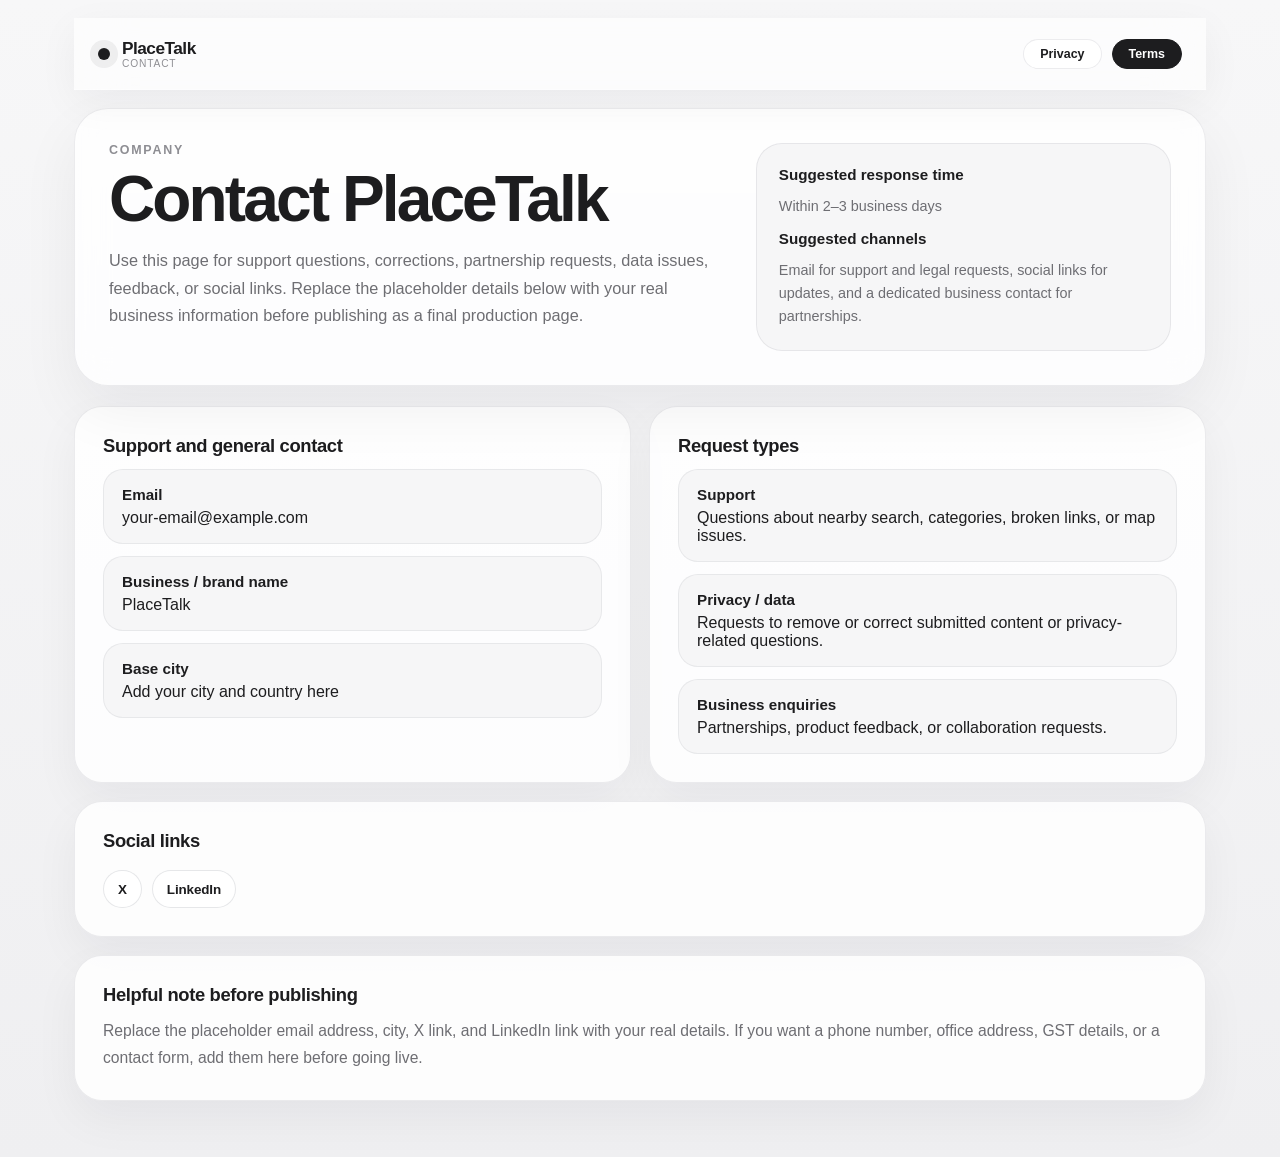
<file: contact.html>
<!DOCTYPE html>
<html lang="en">
<head>
<meta charset="UTF-8"/>
<meta name="viewport" content="width=device-width, initial-scale=1.0"/>
<title>PlaceTalk — Contact</title>
<meta name="description" content="Contact PlaceTalk."/>
<link rel="stylesheet" href="css/style.css"/>
</head>
<body class="legal-page">
  <div class="legal-nav">
    <nav class="navbar">
      <a class="nav-logo" href="index.html" style="text-decoration:none;color:inherit;">
        <div class="nav-logo-icon" aria-hidden="true"></div>
        <div>
          <div class="nav-logo-name">Place<span>Talk</span></div>
          <div class="nav-logo-sub">Contact</div>
        </div>
      </a>
      <div class="nav-right">
        <a class="btn btn-ghost btn-sm" href="privacy.html">Privacy</a>
        <a class="btn btn-primary btn-sm" href="terms.html">Terms</a>
      </div>
    </nav>
  </div>

  <main class="legal-shell">
    <section class="legal-hero">
      <div>
        <div class="legal-kicker">Company</div>
        <h1>Contact PlaceTalk</h1>
        <p>Use this page for support questions, corrections, partnership requests, data issues, feedback, or social links. Replace the placeholder details below with your real business information before publishing as a final production page.</p>
      </div>
      <aside class="legal-note-card">
        <strong>Suggested response time</strong>
        <span>Within 2–3 business days</span>
        <strong>Suggested channels</strong>
        <span>Email for support and legal requests, social links for updates, and a dedicated business contact for partnerships.</span>
      </aside>
    </section>

    <section class="legal-content">
      <div class="legal-grid">
        <article class="legal-card">
          <h2>Support and general contact</h2>
          <div class="legal-contact-list">
            <div class="legal-contact-item">
              <strong>Email</strong>
              <span><a href="mailto:your-email@example.com">your-email@example.com</a></span>
            </div>
            <div class="legal-contact-item">
              <strong>Business / brand name</strong>
              <span>PlaceTalk</span>
            </div>
            <div class="legal-contact-item">
              <strong>Base city</strong>
              <span>Add your city and country here</span>
            </div>
          </div>
        </article>

        <article class="legal-card">
          <h2>Request types</h2>
          <div class="legal-contact-list">
            <div class="legal-contact-item">
              <strong>Support</strong>
              <span>Questions about nearby search, categories, broken links, or map issues.</span>
            </div>
            <div class="legal-contact-item">
              <strong>Privacy / data</strong>
              <span>Requests to remove or correct submitted content or privacy-related questions.</span>
            </div>
            <div class="legal-contact-item">
              <strong>Business enquiries</strong>
              <span>Partnerships, product feedback, or collaboration requests.</span>
            </div>
          </div>
        </article>
      </div>

      <article class="legal-card">
        <h2>Social links</h2>
        <div class="footer-social-row">
          <a class="footer-social-link" href="https://x.com/yourprofile" target="_blank" rel="noopener noreferrer">X</a>
          <a class="footer-social-link" href="https://www.linkedin.com/company/yourcompany" target="_blank" rel="noopener noreferrer">LinkedIn</a>
        </div>
      </article>

      <article class="legal-card">
        <h2>Helpful note before publishing</h2>
        <p>Replace the placeholder email address, city, X link, and LinkedIn link with your real details. If you want a phone number, office address, GST details, or a contact form, add them here before going live.</p>
      </article>
    </section>
  </main>
</body>
</html>
</file>
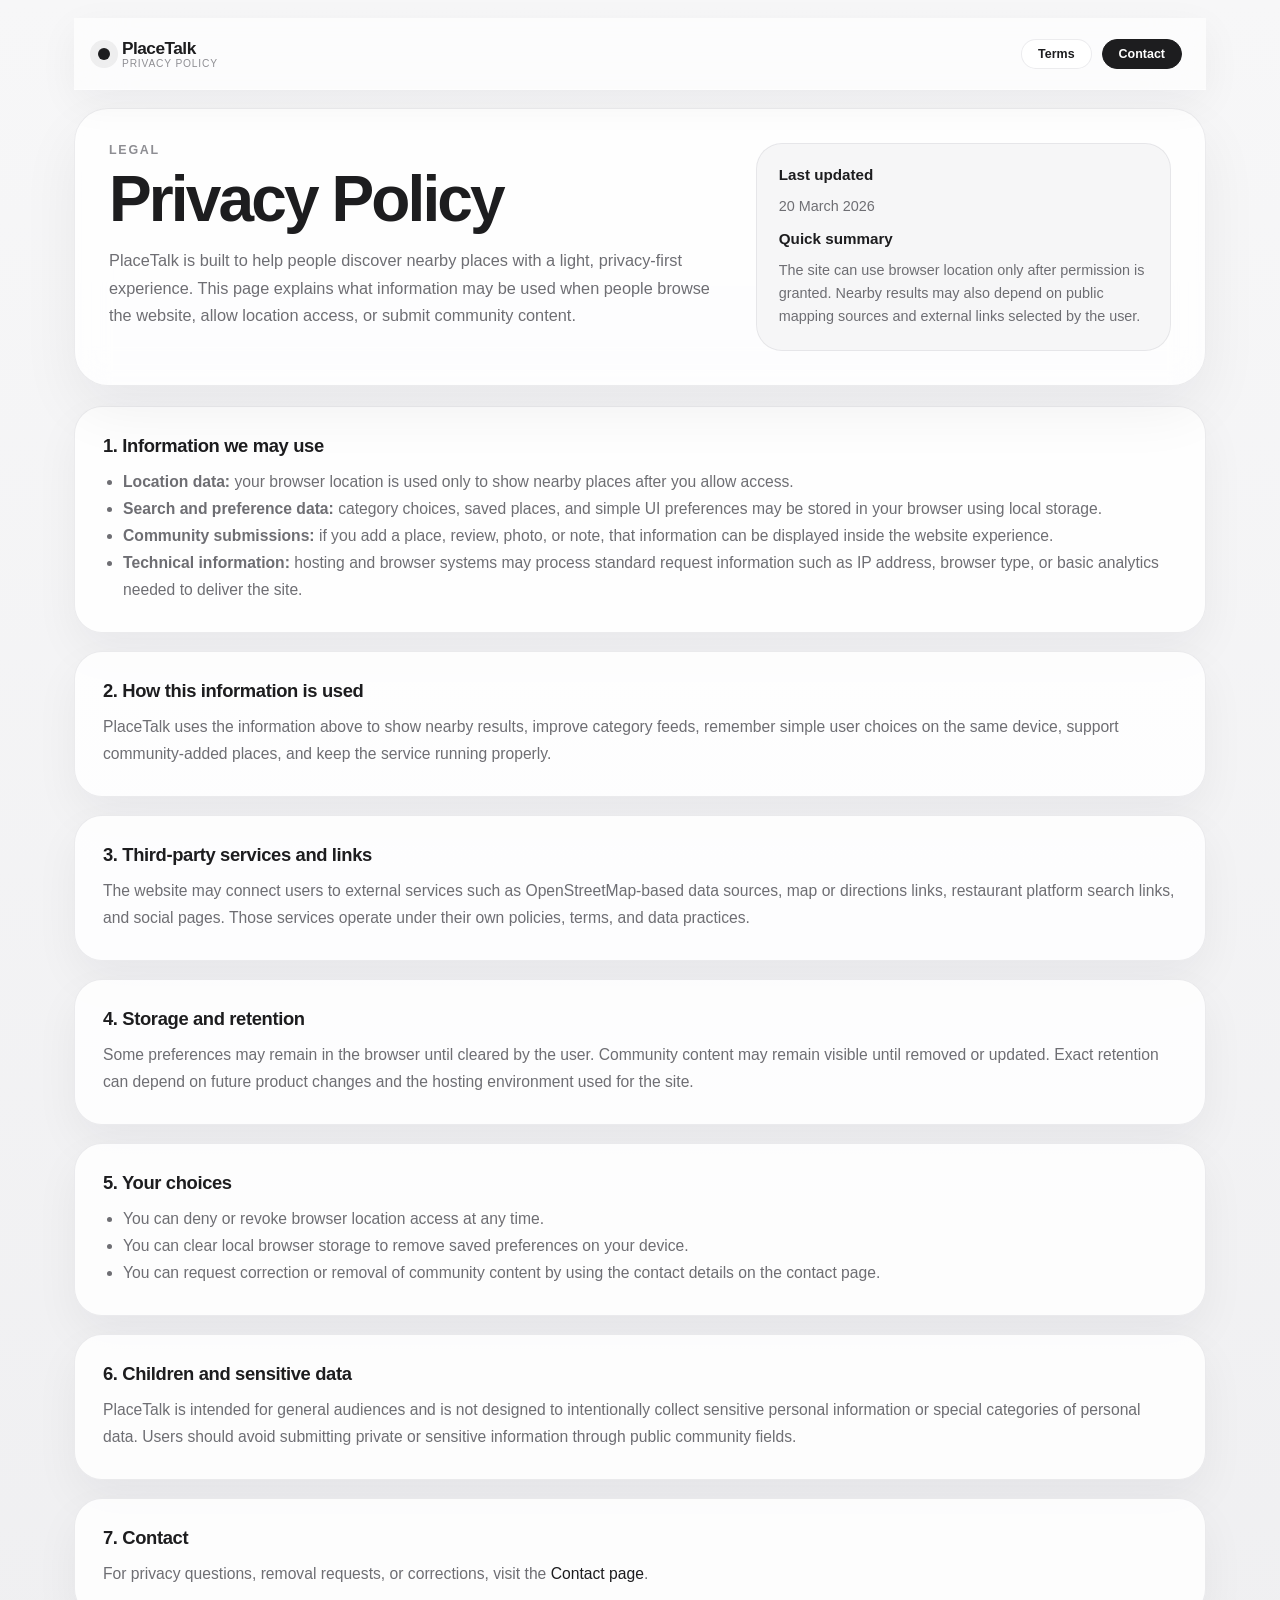
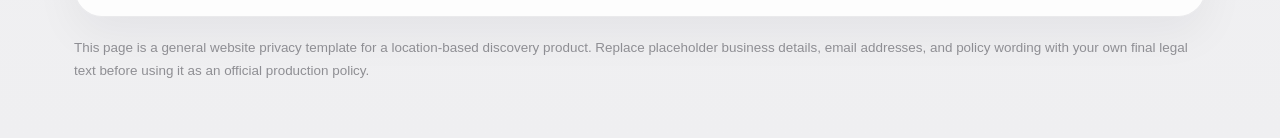
<file: privacy.html>
<!DOCTYPE html>
<html lang="en">
<head>
<meta charset="UTF-8"/>
<meta name="viewport" content="width=device-width, initial-scale=1.0"/>
<title>PlaceTalk — Privacy Policy</title>
<meta name="description" content="Privacy Policy for PlaceTalk."/>
<link rel="stylesheet" href="css/style.css"/>
</head>
<body class="legal-page">
  <div class="legal-nav">
    <nav class="navbar">
      <a class="nav-logo" href="index.html" style="text-decoration:none;color:inherit;">
        <div class="nav-logo-icon" aria-hidden="true"></div>
        <div>
          <div class="nav-logo-name">Place<span>Talk</span></div>
          <div class="nav-logo-sub">Privacy Policy</div>
        </div>
      </a>
      <div class="nav-right">
        <a class="btn btn-ghost btn-sm" href="terms.html">Terms</a>
        <a class="btn btn-primary btn-sm" href="contact.html">Contact</a>
      </div>
    </nav>
  </div>

  <main class="legal-shell">
    <section class="legal-hero">
      <div>
        <div class="legal-kicker">Legal</div>
        <h1>Privacy Policy</h1>
        <p>PlaceTalk is built to help people discover nearby places with a light, privacy-first experience. This page explains what information may be used when people browse the website, allow location access, or submit community content.</p>
      </div>
      <aside class="legal-note-card">
        <strong>Last updated</strong>
        <span>20 March 2026</span>
        <strong>Quick summary</strong>
        <span>The site can use browser location only after permission is granted. Nearby results may also depend on public mapping sources and external links selected by the user.</span>
      </aside>
    </section>

    <section class="legal-content">
      <article class="legal-card">
        <h2>1. Information we may use</h2>
        <ul>
          <li><strong>Location data:</strong> your browser location is used only to show nearby places after you allow access.</li>
          <li><strong>Search and preference data:</strong> category choices, saved places, and simple UI preferences may be stored in your browser using local storage.</li>
          <li><strong>Community submissions:</strong> if you add a place, review, photo, or note, that information can be displayed inside the website experience.</li>
          <li><strong>Technical information:</strong> hosting and browser systems may process standard request information such as IP address, browser type, or basic analytics needed to deliver the site.</li>
        </ul>
      </article>

      <article class="legal-card">
        <h2>2. How this information is used</h2>
        <p>PlaceTalk uses the information above to show nearby results, improve category feeds, remember simple user choices on the same device, support community-added places, and keep the service running properly.</p>
      </article>

      <article class="legal-card">
        <h2>3. Third-party services and links</h2>
        <p>The website may connect users to external services such as OpenStreetMap-based data sources, map or directions links, restaurant platform search links, and social pages. Those services operate under their own policies, terms, and data practices.</p>
      </article>

      <article class="legal-card">
        <h2>4. Storage and retention</h2>
        <p>Some preferences may remain in the browser until cleared by the user. Community content may remain visible until removed or updated. Exact retention can depend on future product changes and the hosting environment used for the site.</p>
      </article>

      <article class="legal-card">
        <h2>5. Your choices</h2>
        <ul>
          <li>You can deny or revoke browser location access at any time.</li>
          <li>You can clear local browser storage to remove saved preferences on your device.</li>
          <li>You can request correction or removal of community content by using the contact details on the contact page.</li>
        </ul>
      </article>

      <article class="legal-card">
        <h2>6. Children and sensitive data</h2>
        <p>PlaceTalk is intended for general audiences and is not designed to intentionally collect sensitive personal information or special categories of personal data. Users should avoid submitting private or sensitive information through public community fields.</p>
      </article>

      <article class="legal-card">
        <h2>7. Contact</h2>
        <p>For privacy questions, removal requests, or corrections, visit the <a href="contact.html">Contact page</a>.</p>
      </article>
    </section>

    <p class="legal-disclaimer">This page is a general website privacy template for a location-based discovery product. Replace placeholder business details, email addresses, and policy wording with your own final legal text before using it as an official production policy.</p>
  </main>
</body>
</html>
</file>
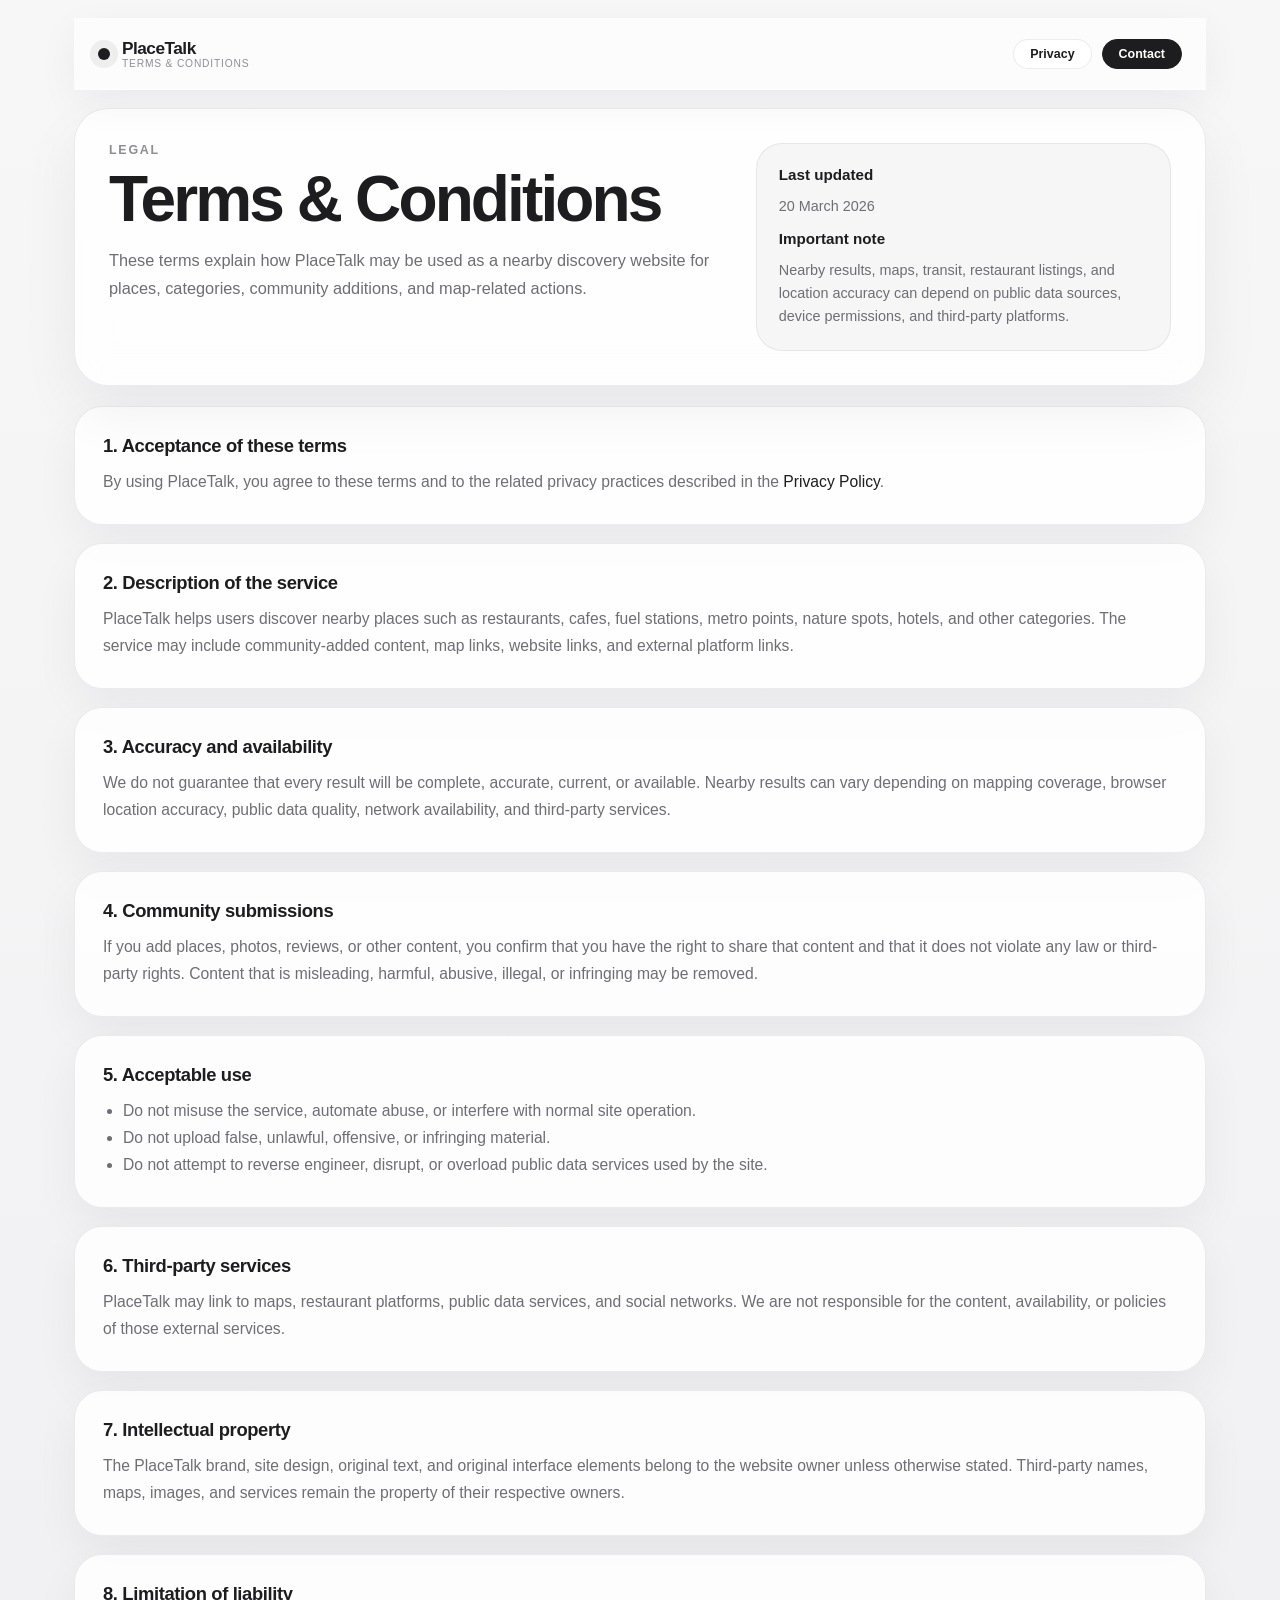
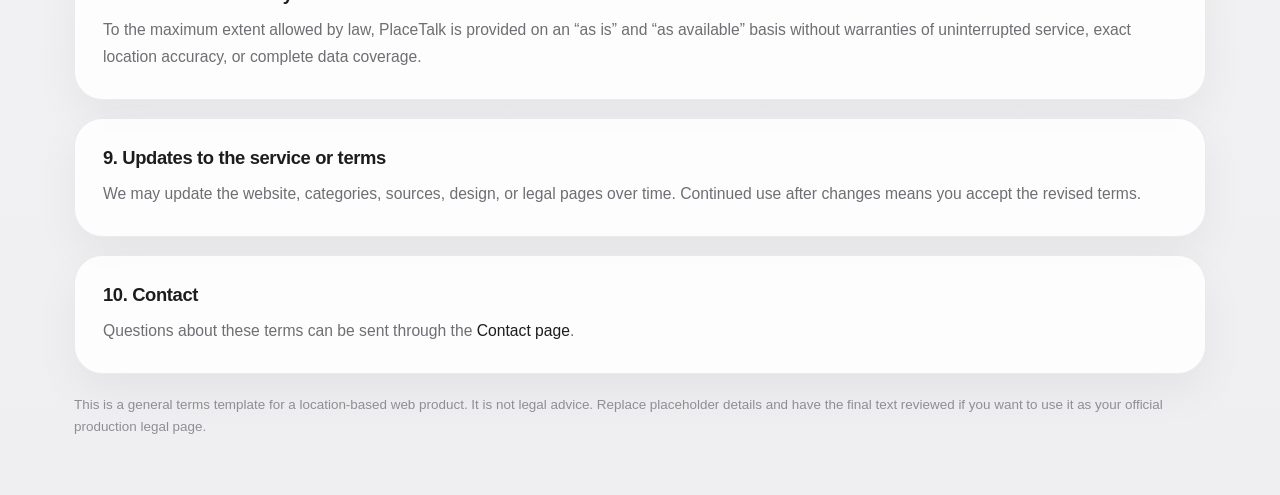
<file: terms.html>
<!DOCTYPE html>
<html lang="en">
<head>
<meta charset="UTF-8"/>
<meta name="viewport" content="width=device-width, initial-scale=1.0"/>
<title>PlaceTalk — Terms & Conditions</title>
<meta name="description" content="Terms and Conditions for PlaceTalk."/>
<link rel="stylesheet" href="css/style.css"/>
</head>
<body class="legal-page">
  <div class="legal-nav">
    <nav class="navbar">
      <a class="nav-logo" href="index.html" style="text-decoration:none;color:inherit;">
        <div class="nav-logo-icon" aria-hidden="true"></div>
        <div>
          <div class="nav-logo-name">Place<span>Talk</span></div>
          <div class="nav-logo-sub">Terms &amp; Conditions</div>
        </div>
      </a>
      <div class="nav-right">
        <a class="btn btn-ghost btn-sm" href="privacy.html">Privacy</a>
        <a class="btn btn-primary btn-sm" href="contact.html">Contact</a>
      </div>
    </nav>
  </div>

  <main class="legal-shell">
    <section class="legal-hero">
      <div>
        <div class="legal-kicker">Legal</div>
        <h1>Terms &amp; Conditions</h1>
        <p>These terms explain how PlaceTalk may be used as a nearby discovery website for places, categories, community additions, and map-related actions.</p>
      </div>
      <aside class="legal-note-card">
        <strong>Last updated</strong>
        <span>20 March 2026</span>
        <strong>Important note</strong>
        <span>Nearby results, maps, transit, restaurant listings, and location accuracy can depend on public data sources, device permissions, and third-party platforms.</span>
      </aside>
    </section>

    <section class="legal-content">
      <article class="legal-card">
        <h2>1. Acceptance of these terms</h2>
        <p>By using PlaceTalk, you agree to these terms and to the related privacy practices described in the <a href="privacy.html">Privacy Policy</a>.</p>
      </article>

      <article class="legal-card">
        <h2>2. Description of the service</h2>
        <p>PlaceTalk helps users discover nearby places such as restaurants, cafes, fuel stations, metro points, nature spots, hotels, and other categories. The service may include community-added content, map links, website links, and external platform links.</p>
      </article>

      <article class="legal-card">
        <h2>3. Accuracy and availability</h2>
        <p>We do not guarantee that every result will be complete, accurate, current, or available. Nearby results can vary depending on mapping coverage, browser location accuracy, public data quality, network availability, and third-party services.</p>
      </article>

      <article class="legal-card">
        <h2>4. Community submissions</h2>
        <p>If you add places, photos, reviews, or other content, you confirm that you have the right to share that content and that it does not violate any law or third-party rights. Content that is misleading, harmful, abusive, illegal, or infringing may be removed.</p>
      </article>

      <article class="legal-card">
        <h2>5. Acceptable use</h2>
        <ul>
          <li>Do not misuse the service, automate abuse, or interfere with normal site operation.</li>
          <li>Do not upload false, unlawful, offensive, or infringing material.</li>
          <li>Do not attempt to reverse engineer, disrupt, or overload public data services used by the site.</li>
        </ul>
      </article>

      <article class="legal-card">
        <h2>6. Third-party services</h2>
        <p>PlaceTalk may link to maps, restaurant platforms, public data services, and social networks. We are not responsible for the content, availability, or policies of those external services.</p>
      </article>

      <article class="legal-card">
        <h2>7. Intellectual property</h2>
        <p>The PlaceTalk brand, site design, original text, and original interface elements belong to the website owner unless otherwise stated. Third-party names, maps, images, and services remain the property of their respective owners.</p>
      </article>

      <article class="legal-card">
        <h2>8. Limitation of liability</h2>
        <p>To the maximum extent allowed by law, PlaceTalk is provided on an “as is” and “as available” basis without warranties of uninterrupted service, exact location accuracy, or complete data coverage.</p>
      </article>

      <article class="legal-card">
        <h2>9. Updates to the service or terms</h2>
        <p>We may update the website, categories, sources, design, or legal pages over time. Continued use after changes means you accept the revised terms.</p>
      </article>

      <article class="legal-card">
        <h2>10. Contact</h2>
        <p>Questions about these terms can be sent through the <a href="contact.html">Contact page</a>.</p>
      </article>
    </section>

    <p class="legal-disclaimer">This is a general terms template for a location-based web product. It is not legal advice. Replace placeholder details and have the final text reviewed if you want to use it as your official production legal page.</p>
  </main>
</body>
</html>
</file>
<file: css/style.css>
/* PlaceTalk — style.css — Complete clean version */

:root {
  --ink:      #111827;
  --ink2:     #374151;
  --ink3:     #6B7280;
  --ink4:     #9CA3AF;
  --line:     #E5E7EB;
  --line2:    #F3F4F6;
  --bg:       #FAFAFA;
  --surface:  #FFFFFF;
  --primary:  #5B3CF5;
  --primary2: #7C5CF8;
  --primary3: #EDE9FF;
  --primary4: #F5F3FF;
  --gold:     #FBBF24;
  --green:    #10B981;
  --green2:   #D1FAE5;
  --red:      #EF4444;
  --red2:     #FEE2E2;
  --accent:   #F97316;
  --accent2:  #FFF3E8;
}

*, *::before, *::after { margin: 0; padding: 0; box-sizing: border-box; }
html { scroll-behavior: smooth; font-size: 16px; }
body { font-family: 'Plus Jakarta Sans', sans-serif; background: var(--bg); color: var(--ink); overflow-x: hidden; }
img { display: block; max-width: 100%; }
input, textarea, select, button { font-family: inherit; }
a { text-decoration: none; color: inherit; }
::-webkit-scrollbar { width: 4px; }
::-webkit-scrollbar-thumb { background: var(--primary); border-radius: 2px; }

/* ── VIEW SYSTEM ── */
.view { display: none; }
.view.active { display: block; }

/* ─────────────────────────────────────
   NAVBAR
───────────────────────────────────── */
.navbar {
  position: sticky; top: 0; z-index: 300;
  background: rgba(255,255,255,0.96);
  backdrop-filter: blur(12px);
  border-bottom: 1px solid var(--line);
  height: 64px; padding: 0 32px;
  display: flex; align-items: center; justify-content: space-between; gap: 16px;
  box-shadow: 0 1px 12px rgba(0,0,0,.06);
}
.nav-logo {
  display: flex; align-items: center; gap: 10px;
  cursor: pointer; user-select: none; flex-shrink: 0; text-decoration: none;
}
.nav-logo-icon {
  width: 38px; height: 38px; border-radius: 10px;
  background: linear-gradient(135deg, var(--primary), var(--primary2));
  display: flex; align-items: center; justify-content: center; font-size: 18px;
}
.nav-logo-name { font-family: 'Fraunces', serif; font-size: 1.2rem; font-weight: 700; color: var(--ink); line-height: 1.1; }
.nav-logo-name span { color: var(--primary); }
.nav-logo-sub { font-size: .58rem; color: var(--ink4); letter-spacing: 1.5px; text-transform: uppercase; }
.nav-right { display: flex; align-items: center; gap: 10px; }
.btn-loc {
  display: flex; align-items: center; gap: 7px;
  padding: 9px 18px; border-radius: 999px;
  background: var(--green2); color: var(--green);
  border: 1.5px solid rgba(16,185,129,.3);
  font-size: .8rem; font-weight: 700; cursor: pointer;
  transition: all .2s; white-space: nowrap;
}
.btn-loc:hover { background: var(--green); color: #fff; }
.pulse { width: 8px; height: 8px; border-radius: 50%; background: var(--green); flex-shrink: 0; animation: pulse 2s infinite; }
@keyframes pulse { 0%,100%{opacity:1;transform:scale(1);}50%{opacity:.5;transform:scale(1.6);} }
#navUserArea { display: flex; align-items: center; gap: 8px; }

/* ── BUTTONS ── */
.btn {
  padding: 9px 20px; border-radius: 999px; font-size: .84rem; font-weight: 600;
  cursor: pointer; transition: all .2s; border: none; outline: none;
  display: inline-flex; align-items: center; gap: 6px;
}
.btn-primary { background: var(--primary); color: #fff; box-shadow: 0 2px 10px rgba(91,60,245,.3); }
.btn-primary:hover { background: var(--primary2); transform: translateY(-1px); }
.btn-ghost { background: transparent; color: var(--ink2); border: 1.5px solid var(--line); }
.btn-ghost:hover { border-color: var(--primary); color: var(--primary); background: var(--primary4); }
.btn-outline-primary { background: var(--primary4); color: var(--primary); border: 1.5px solid var(--primary3); }
.btn-outline-primary:hover { background: var(--primary); color: #fff; }
.btn-sm { padding: 7px 16px; font-size: .78rem; }
.btn-lg { padding: 14px 34px; font-size: .96rem; }
.btn-block { width: 100%; justify-content: center; }
.btn-danger { background: var(--red); color: #fff; }
.btn-danger:hover { background: #dc2626; }

/* nav avatar + dropdown */
.nav-avatar {
  width: 36px; height: 36px; border-radius: 50%;
  display: flex; align-items: center; justify-content: center;
  font-weight: 700; font-size: .8rem; color: #fff;
  cursor: pointer; border: 2px solid var(--primary3);
  position: relative; transition: border-color .2s; flex-shrink: 0;
}
.nav-avatar:hover { border-color: var(--primary); }
.dd-menu {
  position: absolute; top: calc(100% + 8px); right: 0;
  background: var(--surface); border: 1px solid var(--line);
  border-radius: 14px; box-shadow: 0 10px 40px rgba(0,0,0,.1);
  min-width: 190px; padding: 7px; display: none; z-index: 400;
}
.dd-menu.open { display: block; }
.dd-item {
  display: flex; align-items: center; gap: 9px;
  padding: 9px 12px; border-radius: 10px;
  font-size: .85rem; color: var(--ink2); cursor: pointer; transition: background .15s;
}
.dd-item:hover { background: var(--line2); }
.dd-item.danger { color: var(--red); }
.dd-sep { height: 1px; background: var(--line); margin: 5px 0; }

/* ─────────────────────────────────────
   LANDING — HERO
───────────────────────────────────── */
.landing-hero {
  position: relative; min-height: calc(100vh - 64px);
  display: flex; align-items: center; overflow: hidden;
}
.lh-bg {
  position: absolute; inset: 0; z-index: 0;
}
.lh-bg-img {
  width: 100%; height: 100%; object-fit: cover;
  animation: heroZoom 18s ease-in-out infinite alternate;
  transition: opacity 1s;
}
@keyframes heroZoom { from{transform:scale(1);}to{transform:scale(1.07);} }
.lh-overlay {
  position: absolute; inset: 0;
  background: linear-gradient(110deg,rgba(8,5,30,.93) 0%,rgba(15,8,50,.82) 38%,rgba(8,5,30,.42) 68%,rgba(8,5,30,.65) 100%);
}
.lh-content {
  position: relative; z-index: 2;
  max-width: 680px; padding: 60px 60px 80px;
}
.lh-badge {
  display: inline-flex; align-items: center; gap: 7px;
  background: rgba(255,255,255,.1); border: 1px solid rgba(255,255,255,.2);
  color: rgba(255,255,255,.9); padding: 6px 16px; border-radius: 999px;
  font-size: .72rem; font-weight: 700; letter-spacing: 1.5px; text-transform: uppercase;
  margin-bottom: 22px;
  animation: fadeUp .8s ease both;
}
.lh-title {
  font-family: 'Fraunces', serif;
  font-size: clamp(2.8rem, 6.5vw, 5.2rem);
  line-height: .97; font-weight: 700; color: #fff;
  text-shadow: 0 4px 24px rgba(0,0,0,.4);
  margin-bottom: 18px;
  animation: fadeUp .9s .1s ease both;
}
.lh-title em { color: var(--gold); font-style: italic; }
.lh-desc {
  font-size: 1.04rem; font-weight: 300; line-height: 1.85;
  color: rgba(255,255,255,.7); max-width: 510px;
  margin-bottom: 34px;
  animation: fadeUp 1s .2s ease both;
}
.lh-ctas {
  display: flex; gap: 12px; flex-wrap: wrap; margin-bottom: 44px;
  animation: fadeUp 1s .3s ease both;
}
.lh-btn-main {
  padding: 15px 36px; border-radius: 999px;
  background: var(--primary); color: #fff; border: none;
  font-size: .95rem; font-weight: 700; cursor: pointer;
  box-shadow: 0 8px 28px rgba(91,60,245,.4);
  transition: all .3s; display: flex; align-items: center; gap: 8px;
}
.lh-btn-main:hover { background: var(--primary2); transform: translateY(-3px); box-shadow: 0 14px 36px rgba(91,60,245,.45); }
.lh-btn-outline {
  padding: 15px 36px; border-radius: 999px;
  background: transparent; color: #fff;
  border: 2px solid rgba(255,255,255,.38); font-size: .95rem; font-weight: 700;
  cursor: pointer; transition: all .3s;
}
.lh-btn-outline:hover { border-color: var(--gold); color: var(--gold); }
.lh-trust {
  display: flex; gap: 24px; flex-wrap: wrap;
  animation: fadeUp 1s .4s ease both;
}
.lh-trust-item { display: flex; align-items: center; gap: 9px; }
.lh-trust-item > span { font-size: 1.7rem; }
.lh-trust-item b { display: block; font-size: .84rem; font-weight: 700; color: #fff; }
.lh-trust-item small { font-size: .7rem; color: rgba(255,255,255,.5); }
.lh-scroll-cue {
  position: absolute; bottom: 28px; left: 60px; z-index: 2;
  display: flex; flex-direction: column; align-items: flex-start; gap: 7px;
  cursor: pointer; color: rgba(255,255,255,.4);
  font-size: .68rem; letter-spacing: 2px; text-transform: uppercase;
  transition: color .2s;
}
.lh-scroll-cue:hover { color: rgba(255,255,255,.7); }
.scroll-line { width: 1px; height: 48px; background: linear-gradient(to bottom, rgba(255,255,255,.4), transparent); }
@keyframes fadeUp { from{opacity:0;transform:translateY(22px);}to{opacity:1;transform:translateY(0);} }

/* ─────────────────────────────────────
   LANDING — SECTIONS
───────────────────────────────────── */
.land-sec { padding: 80px 32px; }
.land-sec-white { background: var(--surface); border-top: 1px solid var(--line); border-bottom: 1px solid var(--line); }
.land-sec-inner { max-width: 1200px; margin: 0 auto; }
.land-tag {
  display: block; font-size: .7rem; font-weight: 700;
  letter-spacing: 2.5px; text-transform: uppercase; color: var(--primary); margin-bottom: 10px;
}
.land-title {
  font-family: 'Fraunces', serif;
  font-size: clamp(1.8rem, 4vw, 2.8rem); font-weight: 700;
  color: var(--ink); line-height: 1.1; margin-bottom: 12px;
}
.land-title em { color: var(--primary); font-style: italic; }
.land-desc { font-size: .9rem; color: var(--ink3); line-height: 1.8; margin-bottom: 38px; max-width: 500px; }

/* Category grid with images */
.cat-grid {
  display: grid;
  grid-template-columns: 1.9fr 1fr 1fr;
  grid-template-rows: 220px 220px;
  gap: 14px;
}
.cat-card {
  position: relative; border-radius: 18px; overflow: hidden;
  cursor: pointer;
}
.cat-card.cat-big { grid-row: 1 / 3; }
.cat-card-img {
  width: 100%; height: 100%; object-fit: cover;
  transition: transform .6s ease;
  filter: brightness(.78) saturate(1.1);
}
.cat-card:hover .cat-card-img { transform: scale(1.07); filter: brightness(.94) saturate(1.3); }
.cat-card-body {
  position: absolute; inset: 0;
  background: linear-gradient(to top, rgba(8,5,30,.88) 0%, transparent 55%);
  display: flex; flex-direction: column; justify-content: flex-end; padding: 20px;
  transition: background .3s;
}
.cat-card:hover .cat-card-body {
  background: linear-gradient(to top, rgba(91,60,245,.82) 0%, transparent 60%);
}
.cat-card-icon { font-size: 1.5rem; margin-bottom: 4px; }
.cat-card-name { font-family: 'Fraunces', serif; font-weight: 700; color: #fff; line-height: 1.1; font-size: 1.15rem; }
.cat-card.cat-big .cat-card-name { font-size: 1.9rem; }
.cat-card-sub { font-size: .75rem; color: rgba(255,255,255,.6); margin-top: 3px; }

/* How it works */
.how-grid {
  display: flex; align-items: flex-start; gap: 0; margin-top: 40px; flex-wrap: wrap;
}
.how-card { flex: 1; min-width: 200px; text-align: center; padding: 0 18px; }
.how-img-wrap {
  position: relative; border-radius: 16px; overflow: hidden;
  height: 190px; margin-bottom: 18px; box-shadow: 0 4px 16px rgba(0,0,0,.08);
}
.how-img { width: 100%; height: 100%; object-fit: cover; }
.how-num {
  position: absolute; top: 10px; left: 10px;
  width: 30px; height: 30px; border-radius: 50%;
  background: var(--primary); color: #fff;
  font-weight: 800; font-size: .85rem;
  display: flex; align-items: center; justify-content: center;
  box-shadow: 0 4px 12px rgba(91,60,245,.4);
}
.how-icon { font-size: 1.9rem; margin-bottom: 8px; }
.how-title { font-family: 'Fraunces', serif; font-size: 1.1rem; font-weight: 700; color: var(--ink); margin-bottom: 7px; }
.how-desc { font-size: .83rem; color: var(--ink3); line-height: 1.75; }
.how-arrow { font-size: 1.8rem; color: var(--line); padding-top: 70px; flex-shrink: 0; }

/* Community CTA */
.comm-banner {
  position: relative; min-height: 400px;
  display: flex; align-items: center; justify-content: center;
  text-align: center; padding: 80px 32px; overflow: hidden;
}
.comm-bg-img { position: absolute; inset: 0; width: 100%; height: 100%; object-fit: cover; filter: brightness(.38) saturate(1.2); }
.comm-overlay { position: absolute; inset: 0; background: rgba(8,5,30,.55); }
.comm-body { position: relative; z-index: 1; max-width: 600px; }
.comm-desc { font-size: .93rem; color: rgba(255,255,255,.7); max-width: 500px; margin: 0 auto 30px; line-height: 1.8; }
.comm-btns { display: flex; gap: 12px; justify-content: center; flex-wrap: wrap; }

/* Footer */
footer {
  background: var(--ink); color: rgba(255,255,255,.6);
  padding: 48px 32px 24px;
}
.footer-grid {
  max-width: 1200px; margin: 0 auto;
  display: grid; grid-template-columns: 2fr 1fr 1fr 1fr;
  gap: 40px; margin-bottom: 36px;
}
.ft-brand { font-family: 'Fraunces', serif; font-size: 1.2rem; font-weight: 700; color: #fff; margin-bottom: 6px; }
.ft-brand span { color: var(--primary2); }
.ft-tagline { font-size: .8rem; line-height: 1.75; max-width: 220px; }
.ft-col-title { font-weight: 700; font-size: .76rem; letter-spacing: 1px; text-transform: uppercase; color: #fff; margin-bottom: 12px; }
.ft-links { list-style: none; display: flex; flex-direction: column; gap: 9px; }
.ft-links li { font-size: .82rem; cursor: pointer; transition: color .2s; }
.ft-links li:hover { color: #fff; }
.ft-bottom {
  max-width: 1200px; margin: 0 auto;
  border-top: 1px solid rgba(255,255,255,.07); padding-top: 18px;
  display: flex; justify-content: space-between; align-items: center;
  font-size: .74rem; flex-wrap: wrap; gap: 10px;
}

/* ─────────────────────────────────────
   LOADING SCREEN
───────────────────────────────────── */
.loading-screen {
  min-height: calc(100vh - 64px);
  display: flex; flex-direction: column; align-items: center; justify-content: center;
  gap: 20px; padding: 40px; background: var(--bg);
}
.loading-radar {
  width: 150px; height: 150px; border-radius: 50%;
  background: radial-gradient(circle, var(--primary4) 0%, var(--primary3) 100%);
  border: 2px solid var(--primary3); position: relative; overflow: hidden;
  display: flex; align-items: center; justify-content: center;
}
.radar-sweep {
  position: absolute; inset: 0;
  background: conic-gradient(from 0deg, transparent 0%, rgba(91,60,245,.45) 60%, transparent 100%);
  animation: sweep 2s linear infinite; border-radius: 50%;
}
@keyframes sweep { from{transform:rotate(0);}to{transform:rotate(360deg);} }
.radar-dot { position: absolute; border-radius: 50%; background: var(--primary); }
.radar-dot.center { width: 10px; height: 10px; top: 50%; left: 50%; transform: translate(-50%,-50%); }
.radar-dot.d1 { width: 6px; height: 6px; top: 30%; left: 65%; animation: blip 2s .3s infinite; }
.radar-dot.d2 { width: 8px; height: 8px; top: 62%; left: 35%; animation: blip 2s .9s infinite; }
.radar-dot.d3 { width: 5px; height: 5px; top: 44%; left: 72%; animation: blip 2s 1.5s infinite; }
@keyframes blip { 0%,100%{opacity:0;}50%{opacity:1;} }
.loading-title { font-family: 'Fraunces', serif; font-size: 1.45rem; font-weight: 700; color: var(--ink); }
.loading-sub { font-size: .88rem; color: var(--ink3); }
.loading-bar-wrap { width: 250px; height: 5px; background: var(--line); border-radius: 999px; overflow: hidden; }
.loading-bar { height: 100%; background: linear-gradient(90deg, var(--primary), var(--primary2)); border-radius: 999px; width: 0%; transition: width .4s ease; }

/* ─────────────────────────────────────
   HOME / RESULTS VIEW
───────────────────────────────────── */
.loc-bar {
  background: var(--surface); border-bottom: 1px solid var(--line);
  padding: 8px 32px; display: flex; align-items: center;
  justify-content: space-between; flex-wrap: wrap; gap: 10px;
}
.loc-bar-left { display: flex; align-items: center; gap: 8px; font-size: .82rem; font-weight: 600; color: var(--ink2); }
.loc-green-dot { width: 8px; height: 8px; border-radius: 50%; background: var(--green); flex-shrink: 0; animation: pulse 2s infinite; }
.loc-bar-right { display: flex; align-items: center; gap: 10px; }
.loc-bar-right label { font-size: .76rem; color: var(--ink3); }
select.radius-sel, select.sort-sel {
  padding: 6px 28px 6px 10px; border: 1.5px solid var(--line); border-radius: 10px;
  background: var(--surface); font-size: .78rem; color: var(--ink2); cursor: pointer;
  appearance: none; outline: none;
  background-image: url("data:image/svg+xml,%3Csvg xmlns='http://www.w3.org/2000/svg' width='10' height='10' viewBox='0 0 24 24' fill='none' stroke='%236B7280' stroke-width='2'%3E%3Cpath d='M6 9l6 6 6-6'/%3E%3C/svg%3E");
  background-repeat: no-repeat; background-position: right 8px center;
  transition: border .2s;
}
select.radius-sel:focus, select.sort-sel:focus { border-color: var(--primary); }

/* Category bar */
.cat-bar {
  background: var(--surface); border-bottom: 1px solid var(--line);
  padding: 10px 32px; overflow-x: auto; display: flex; gap: 8px; scrollbar-width: none;
}
.cat-bar::-webkit-scrollbar { display: none; }
.cat-pill {
  display: flex; align-items: center; gap: 5px;
  padding: 7px 16px; border-radius: 999px;
  background: var(--surface); border: 1.5px solid var(--line);
  font-size: .78rem; font-weight: 600; color: var(--ink2);
  cursor: pointer; transition: all .2s; white-space: nowrap; flex-shrink: 0;
}
.cat-pill.active, .cat-pill:hover {
  background: var(--primary); color: #fff; border-color: var(--primary);
  box-shadow: 0 4px 12px rgba(91,60,245,.25);
}

/* Results */
.results-wrap { max-width: 1200px; margin: 0 auto; padding: 28px 32px; }
.results-header {
  display: flex; align-items: center; justify-content: space-between;
  margin-bottom: 22px; flex-wrap: wrap; gap: 12px;
}
.results-count { font-family: 'Fraunces', serif; font-size: 1.25rem; font-weight: 700; color: var(--ink); }
.results-count span { color: var(--primary); }
.sort-row { display: flex; align-items: center; gap: 10px; }
.sort-row label { font-size: .76rem; color: var(--ink3); }

/* Place cards */
.places-grid {
  display: grid;
  grid-template-columns: repeat(auto-fill, minmax(285px, 1fr));
  gap: 22px;
}
.place-card {
  background: var(--surface); border-radius: 20px;
  border: 1px solid var(--line); overflow: hidden;
  box-shadow: 0 1px 6px rgba(0,0,0,.05);
  cursor: pointer; transition: transform .3s cubic-bezier(.34,1.56,.64,1), box-shadow .3s;
}
.place-card:hover { transform: translateY(-6px); box-shadow: 0 12px 36px rgba(0,0,0,.1); }
.card-img-wrap { position: relative; height: 190px; overflow: hidden; background: var(--line2); }
.card-img { width: 100%; height: 100%; object-fit: cover; transition: transform .5s; display: block; }
.place-card:hover .card-img { transform: scale(1.06); }
/* bottom fade so category badge is always readable */
.card-img-wrap::after {
  content: '';
  position: absolute; bottom: 0; left: 0; right: 0; height: 70px;
  background: linear-gradient(to top, rgba(17,24,39,.55) 0%, transparent 100%);
  pointer-events: none; z-index: 1;
}
.card-dist, .card-save, .card-cat, .card-community { z-index: 2; }
.card-dist { position: absolute; top: 10px; right: 10px; background: rgba(17,24,39,.7); color: #fff; padding: 3px 9px; border-radius: 999px; font-size: .68rem; font-weight: 700; backdrop-filter: blur(4px); }
.card-save { position: absolute; top: 10px; left: 10px; width: 30px; height: 30px; border-radius: 50%; background: rgba(255,255,255,.92); display: flex; align-items: center; justify-content: center; font-size: .85rem; border: none; cursor: pointer; box-shadow: 0 1px 6px rgba(0,0,0,.12); transition: all .2s; }
.card-save:hover, .card-save.saved { background: var(--red); }
.card-cat { position: absolute; bottom: 10px; left: 10px; background: rgba(255,255,255,.92); padding: 3px 9px; border-radius: 999px; font-size: .67rem; font-weight: 700; color: var(--ink2); }
.card-community { position: absolute; bottom: 10px; right: 10px; background: rgba(91,60,245,.88); color: #fff; padding: 3px 9px; border-radius: 999px; font-size: .63rem; font-weight: 700; }
.card-body { padding: 15px 17px 17px; }
.card-name { font-weight: 700; font-size: .96rem; color: var(--ink); margin-bottom: 3px; white-space: nowrap; overflow: hidden; text-overflow: ellipsis; }
.card-addr { font-size: .76rem; color: var(--ink3); margin-bottom: 10px; white-space: nowrap; overflow: hidden; text-overflow: ellipsis; }
.card-foot { display: flex; align-items: center; justify-content: space-between; }
.card-rating { display: flex; align-items: center; gap: 4px; }
.stars { display: flex; gap: 1px; }
.star { font-size: .72rem; color: var(--gold); }
.star.empty { color: var(--line); }
.rating-val { font-size: .76rem; font-weight: 700; color: var(--ink); }
.rating-cnt { font-size: .7rem; color: var(--ink4); }
.card-budget { font-size: .74rem; font-weight: 700; background: var(--line2); color: var(--ink2); padding: 3px 9px; border-radius: 999px; }

/* Empty state */
.empty-state { grid-column: 1/-1; text-align: center; padding: 64px 20px; }
.es-icon { font-size: 60px; display: block; margin-bottom: 14px; }
.es-title { font-family: 'Fraunces', serif; font-size: 1.45rem; font-weight: 700; color: var(--ink); margin-bottom: 8px; }
.es-desc { font-size: .88rem; color: var(--ink3); margin-bottom: 22px; line-height: 1.7; }

/* ─────────────────────────────────────
   MODALS
───────────────────────────────────── */
.modal-ov {
  position: fixed; inset: 0; z-index: 500;
  background: rgba(17,24,39,.55);
  display: flex; align-items: center; justify-content: center;
  padding: 16px; opacity: 0; pointer-events: none;
  transition: opacity .25s; backdrop-filter: blur(4px);
}
.modal-ov.open { opacity: 1; pointer-events: all; }
.modal-box {
  background: var(--surface); border-radius: 22px;
  width: 100%; max-height: 92vh; overflow-y: auto; position: relative;
  transform: scale(.96) translateY(12px);
  transition: transform .3s cubic-bezier(.34,1.56,.64,1);
}
.modal-ov.open .modal-box { transform: scale(1) translateY(0); }
.modal-sm { max-width: 440px; }
.modal-md { max-width: 570px; }
.modal-lg { max-width: 720px; }
.modal-x {
  position: absolute; top: 12px; right: 12px; z-index: 10;
  width: 30px; height: 30px; border-radius: 50%;
  border: none; background: rgba(17,24,39,.5); color: #fff;
  font-size: .85rem; cursor: pointer; display: flex; align-items: center; justify-content: center;
  transition: background .2s;
}
.modal-x:hover { background: var(--red); }
.modal-hd { padding: 22px 24px 0; }
.modal-title { font-family: 'Fraunces', serif; font-size: 1.28rem; font-weight: 700; color: var(--ink); margin-bottom: 3px; }
.modal-sub { font-size: .8rem; color: var(--ink3); margin-bottom: 18px; }
.modal-bd { padding: 0 24px 24px; }

/* ─────────────────────────────────────
   FORMS
───────────────────────────────────── */
.fg { margin-bottom: 15px; }
.fg-row { display: grid; grid-template-columns: 1fr 1fr; gap: 13px; }
.fl { display: block; font-size: .72rem; font-weight: 700; text-transform: uppercase; letter-spacing: .5px; color: var(--ink2); margin-bottom: 6px; }
.fl .req { color: var(--red); }
.fi, .fs, .fta {
  width: 100%; padding: 10px 13px; border: 1.5px solid var(--line);
  border-radius: 11px; background: var(--surface); color: var(--ink);
  font-size: .88rem; outline: none; transition: all .2s;
  font-family: 'Plus Jakarta Sans', sans-serif;
}
.fi:focus, .fs:focus, .fta:focus { border-color: var(--primary); box-shadow: 0 0 0 3px rgba(91,60,245,.1); }
.fta { resize: vertical; min-height: 88px; }
.fs { cursor: pointer; appearance: none; background-image: url("data:image/svg+xml,%3Csvg xmlns='http://www.w3.org/2000/svg' width='10' height='10' viewBox='0 0 24 24' fill='none' stroke='%236B7280' stroke-width='2'%3E%3Cpath d='M6 9l6 6 6-6'/%3E%3C/svg%3E"); background-repeat: no-repeat; background-position: right 10px center; padding-right: 30px; }
.fhint { font-size: .7rem; color: var(--ink4); margin-top: 4px; }
.fi-prefix-wrap { position: relative; }
.fi-prefix { position: absolute; left: 12px; top: 50%; transform: translateY(-50%); font-weight: 700; color: var(--ink3); font-size: .86rem; pointer-events: none; }
.fi.with-prefix { padding-left: 26px; }
.loc-row { display: flex; gap: 8px; align-items: flex-start; }
.loc-row .fi { flex: 1; }
.loc-auto-btn { padding: 10px 13px; border-radius: 11px; background: var(--green2); color: var(--green); border: 1.5px solid rgba(16,185,129,.3); font-size: .76rem; font-weight: 700; cursor: pointer; white-space: nowrap; transition: all .2s; flex-shrink: 0; }
.loc-auto-btn:hover { background: var(--green); color: #fff; }
/* star picker */
.sp-wrap { display: flex; gap: 4px; }
.sp-btn { font-size: 1.75rem; cursor: pointer; background: none; border: none; filter: grayscale(1) opacity(.35); transition: transform .15s; line-height: 1; padding: 2px; }
.sp-btn.lit { filter: none; }
.sp-btn:hover { transform: scale(1.2); }
/* tags */
.tag-wrap { display: flex; flex-wrap: wrap; gap: 5px; padding: 7px 9px; border: 1.5px solid var(--line); border-radius: 11px; min-height: 42px; cursor: text; transition: all .2s; background: var(--surface); }
.tag-wrap:focus-within { border-color: var(--primary); box-shadow: 0 0 0 3px rgba(91,60,245,.1); }
.tag-chip { display: flex; align-items: center; gap: 4px; background: var(--primary3); color: var(--primary); padding: 2px 9px; border-radius: 999px; font-size: .73rem; font-weight: 600; }
.tag-rm { cursor: pointer; opacity: .6; font-size: .68rem; }
.tag-rm:hover { opacity: 1; }
.tag-inp { border: none; outline: none; background: transparent; font-size: .84rem; min-width: 90px; flex: 1; color: var(--ink); }
/* photo */
.photo-zone { border: 2px dashed var(--line); border-radius: 13px; padding: 22px 14px; text-align: center; cursor: pointer; transition: all .2s; background: var(--line2); }
.photo-zone:hover, .photo-zone.drag { border-color: var(--primary); background: var(--primary4); }
.pz-icon { font-size: 1.9rem; margin-bottom: 5px; }
.pz-label { font-size: .82rem; font-weight: 600; color: var(--ink2); }
.pz-hint { font-size: .72rem; color: var(--ink4); margin-top: 2px; }
.photos-prev { display: grid; grid-template-columns: repeat(auto-fill, minmax(82px, 1fr)); gap: 8px; margin-top: 10px; }
.ph-thumb { position: relative; aspect-ratio: 1; border-radius: 10px; overflow: hidden; border: 1px solid var(--line); }
.ph-thumb img { width: 100%; height: 100%; object-fit: cover; }
.ph-rm { position: absolute; top: 3px; right: 3px; width: 17px; height: 17px; border-radius: 50%; background: rgba(0,0,0,.65); color: #fff; font-size: .52rem; display: flex; align-items: center; justify-content: center; cursor: pointer; border: none; }
.ph-rm:hover { background: var(--red); }
/* auth */
.auth-tabs { display: flex; border-bottom: 2px solid var(--line); margin-bottom: 18px; }
.auth-tab { flex: 1; text-align: center; padding: 10px; font-weight: 600; font-size: .86rem; color: var(--ink3); cursor: pointer; border-bottom: 2px solid transparent; margin-bottom: -2px; transition: all .2s; }
.auth-tab.active { color: var(--primary); border-color: var(--primary); }
.auth-panel { display: none; }
.auth-panel.active { display: block; }
.auth-link { font-size: .8rem; color: var(--ink3); text-align: center; margin-top: 13px; }
.auth-link a { color: var(--primary); font-weight: 600; cursor: pointer; }
.auth-link a:hover { text-decoration: underline; }

/* ─────────────────────────────────────
   DETAIL MODAL CONTENT
───────────────────────────────────── */
.det-gal { height: 300px; position: relative; overflow: hidden; background: var(--line2); }
.det-gal-img { width: 100%; height: 100%; object-fit: cover; }
.det-gal-nav { position: absolute; top: 50%; transform: translateY(-50%); width: 34px; height: 34px; border-radius: 50%; background: rgba(255,255,255,.92); border: none; cursor: pointer; font-size: 1.1rem; display: flex; align-items: center; justify-content: center; box-shadow: 0 2px 10px rgba(0,0,0,.12); transition: all .2s; }
.det-gal-nav:hover { background: #fff; transform: translateY(-50%) scale(1.06); }
.det-gal-prev { left: 12px; }
.det-gal-next { right: 12px; }
.det-gal-cnt { position: absolute; bottom: 10px; right: 10px; background: rgba(0,0,0,.6); color: #fff; padding: 3px 9px; border-radius: 999px; font-size: .7rem; font-weight: 600; }
.det-no-img { height: 100%; display: flex; align-items: center; justify-content: center; background: linear-gradient(135deg, var(--primary4), #ede9ff55); font-size: 4rem; }
.det-body { padding: 22px 24px 26px; }
.det-name { font-family: 'Fraunces', serif; font-size: 1.75rem; font-weight: 700; color: var(--ink); margin-bottom: 4px; }
.det-addr { font-size: .86rem; color: var(--ink3); margin-bottom: 13px; }
.det-chips { display: flex; flex-wrap: wrap; gap: 8px; margin-bottom: 16px; }
.det-chip { padding: 4px 12px; border-radius: 999px; font-size: .76rem; font-weight: 700; }
.chip-dist { background: var(--primary3); color: var(--primary); }
.chip-budget { background: var(--line2); color: var(--ink2); }
.chip-cat { background: var(--accent2); color: var(--accent); }
.chip-comm { background: var(--primary3); color: var(--primary); }
.det-rating-row { display: flex; align-items: center; gap: 8px; margin-bottom: 16px; }
.det-score { font-family: 'Fraunces', serif; font-size: 1.9rem; font-weight: 700; color: var(--ink); }
.det-actions { display: flex; gap: 9px; flex-wrap: wrap; margin-bottom: 18px; }
.btn-maps { display: inline-flex; align-items: center; gap: 6px; padding: 8px 16px; border-radius: 999px; background: var(--green2); color: var(--green); border: 1.5px solid rgba(16,185,129,.3); font-size: .8rem; font-weight: 700; cursor: pointer; text-decoration: none; transition: all .2s; }
.btn-maps:hover { background: var(--green); color: #fff; }
.det-desc { font-size: .9rem; line-height: 1.82; color: var(--ink2); margin-bottom: 18px; }
.det-info { display: grid; grid-template-columns: 1fr 1fr; gap: 10px; margin-bottom: 18px; }
.info-blk { background: var(--line2); border-radius: 11px; padding: 13px; }
.info-lbl { font-size: .67rem; font-weight: 700; text-transform: uppercase; letter-spacing: 1px; color: var(--ink4); margin-bottom: 3px; }
.info-val { font-size: .86rem; font-weight: 600; color: var(--ink); }
.det-tags { display: flex; flex-wrap: wrap; gap: 6px; margin-bottom: 18px; }
.tag-badge { padding: 3px 10px; border-radius: 999px; background: var(--primary3); color: var(--primary); font-size: .72rem; font-weight: 600; }
/* reviews */
.reviews-ttl { font-family: 'Fraunces', serif; font-size: 1.18rem; font-weight: 700; color: var(--ink); margin-bottom: 13px; }
.rb-wrap { display: flex; gap: 18px; align-items: center; background: var(--line2); border-radius: 13px; padding: 14px 18px; margin-bottom: 16px; }
.rb-score { text-align: center; flex-shrink: 0; padding-right: 18px; border-right: 1px solid var(--line); }
.rb-big { font-family: 'Fraunces', serif; font-size: 2.4rem; font-weight: 700; color: var(--ink); line-height: 1; }
.rb-cnt { font-size: .72rem; color: var(--ink4); margin-top: 4px; }
.rb-bars { flex: 1; }
.rb-row { display: flex; align-items: center; gap: 8px; margin-bottom: 5px; }
.rb-lbl { font-size: .72rem; color: var(--ink3); min-width: 26px; }
.rb-track { flex: 1; height: 6px; background: var(--line); border-radius: 999px; overflow: hidden; }
.rb-fill { height: 100%; background: var(--gold); border-radius: 999px; }
.rb-n { font-size: .68rem; color: var(--ink4); min-width: 12px; text-align: right; }
.rv-card { background: var(--surface); border: 1px solid var(--line); border-radius: 13px; padding: 14px; margin-bottom: 10px; }
.rv-hd { display: flex; align-items: flex-start; justify-content: space-between; margin-bottom: 7px; gap: 8px; }
.rv-user { display: flex; align-items: center; gap: 8px; }
.rv-av { width: 32px; height: 32px; border-radius: 50%; display: flex; align-items: center; justify-content: center; font-weight: 700; font-size: .75rem; color: #fff; flex-shrink: 0; }
.rv-name { font-weight: 700; font-size: .83rem; color: var(--ink); }
.rv-date { font-size: .7rem; color: var(--ink4); }
.rv-text { font-size: .83rem; line-height: 1.72; color: var(--ink2); }
.rv-budget { display: inline-block; margin-top: 7px; background: var(--accent2); color: var(--accent); padding: 2px 8px; border-radius: 999px; font-size: .68rem; font-weight: 700; }
.rv-photos { display: flex; gap: 6px; flex-wrap: wrap; margin-top: 8px; }
.rv-photo { width: 60px; height: 60px; object-fit: cover; border-radius: 8px; border: 1px solid var(--line); }
.no-reviews { text-align: center; padding: 28px 0; color: var(--ink4); font-size: .86rem; }

/* Profile */
.prof-page { max-width: 900px; margin: 0 auto; padding: 28px 24px; }
.prof-hd { display: flex; align-items: center; gap: 18px; background: var(--surface); border: 1px solid var(--line); border-radius: 20px; padding: 22px; margin-bottom: 24px; box-shadow: 0 1px 6px rgba(0,0,0,.04); flex-wrap: wrap; }
.prof-av { width: 68px; height: 68px; border-radius: 50%; display: flex; align-items: center; justify-content: center; font-size: 1.5rem; font-weight: 800; color: #fff; border: 3px solid var(--primary3); flex-shrink: 0; }
.prof-name { font-family: 'Fraunces', serif; font-size: 1.35rem; font-weight: 700; color: var(--ink); }
.prof-email { font-size: .8rem; color: var(--ink3); margin-top: 2px; }
.prof-stats { display: flex; gap: 18px; margin-left: auto; flex-wrap: wrap; }
.prof-stat { text-align: center; }
.prof-stat-n { font-family: 'Fraunces', serif; font-size: 1.45rem; font-weight: 700; color: var(--primary); }
.prof-stat-l { font-size: .66rem; color: var(--ink4); text-transform: uppercase; letter-spacing: .5px; }
.prof-tabs { display: flex; border-bottom: 2px solid var(--line); margin-bottom: 20px; overflow-x: auto; }
.prof-tab { padding: 10px 18px; white-space: nowrap; font-weight: 600; font-size: .83rem; color: var(--ink3); cursor: pointer; border-bottom: 2px solid transparent; margin-bottom: -2px; transition: all .2s; }
.prof-tab.active { color: var(--primary); border-color: var(--primary); }
.prof-panel { display: none; }
.prof-panel.active { display: block; }

/* Toast */
.toast-wrap { position: fixed; bottom: 20px; right: 20px; z-index: 999; display: flex; flex-direction: column; gap: 8px; pointer-events: none; }
.toast { display: flex; align-items: center; gap: 8px; background: var(--ink); color: #fff; padding: 11px 15px; border-radius: 13px; font-size: .82rem; font-weight: 500; box-shadow: 0 8px 28px rgba(0,0,0,.18); opacity: 0; transform: translateX(16px); pointer-events: all; transition: all .32s cubic-bezier(.34,1.56,.64,1); max-width: 310px; }
.toast.show { opacity: 1; transform: translateX(0); }
.toast.success { background: var(--green); }
.toast.error { background: var(--red); }
.toast.info { background: var(--primary); }

/* ─────────────────────────────────────
   RESPONSIVE
───────────────────────────────────── */
@media (max-width: 900px) {
  .cat-grid { grid-template-columns: 1fr 1fr; grid-template-rows: auto; }
  .cat-card.cat-big { grid-row: auto; height: 240px; }
  .cat-card { height: 190px; }
  .how-grid { gap: 22px; }
  .how-arrow { display: none; }
  .footer-grid { grid-template-columns: 1fr 1fr; }
  .det-info { grid-template-columns: 1fr; }
}
@media (max-width: 640px) {
  .navbar { padding: 0 16px; gap: 10px; }
  .lh-content { padding: 48px 22px 72px; }
  .lh-title { font-size: 2.5rem; }
  .lh-scroll-cue { left: 22px; }
  .lh-ctas { flex-direction: column; }
  .lh-btn-main, .lh-btn-outline { width: 100%; justify-content: center; }
  .land-sec { padding: 56px 20px; }
  .cat-grid { grid-template-columns: 1fr; grid-template-rows: auto; }
  .cat-card { height: 200px; }
  .cat-card.cat-big { height: 250px; }
  .results-wrap { padding: 20px 16px; }
  .places-grid { grid-template-columns: 1fr; }
  .fg-row { grid-template-columns: 1fr; }
  .rb-wrap { flex-direction: column; }
  .rb-score { border-right: none; border-bottom: 1px solid var(--line); padding-right: 0; padding-bottom: 12px; margin-bottom: 12px; width: 100%; }
  .loc-bar { padding: 8px 16px; }
  .cat-bar { padding: 10px 16px; }
  .footer-grid { grid-template-columns: 1fr; gap: 24px; }
  footer { padding: 36px 20px 18px; }
  .comm-banner { padding: 60px 20px; }
  .prof-hd { flex-direction: column; text-align: center; }
  .prof-stats { margin-left: 0; }
}


/* Added: platform links + source tags */
.card-source{
  position:absolute;
  left:12px;
  bottom:12px;
  background:rgba(15,23,42,.72);
  color:#fff;
  font-size:.68rem;
  font-weight:700;
  padding:6px 10px;
  border-radius:999px;
  backdrop-filter:blur(10px);
}
.card-link-row{
  display:flex;
  gap:8px;
  flex-wrap:wrap;
  padding:0 18px 18px;
}
.mini-link{
  display:inline-flex;
  align-items:center;
  gap:6px;
  padding:8px 10px;
  border-radius:999px;
  background:#f8fafc;
  border:1px solid rgba(148,163,184,.28);
  color:var(--ink);
  font-size:.78rem;
  font-weight:700;
  text-decoration:none;
  transition:all .2s ease;
}
.mini-link:hover{
  transform:translateY(-1px);
  background:#eef2ff;
  border-color:rgba(91,60,245,.22);
}
.det-platforms{
  display:flex;
  gap:10px;
  flex-wrap:wrap;
  margin:10px 0 4px;
}
.det-platform-btn{
  display:inline-flex;
  align-items:center;
  justify-content:center;
  gap:8px;
  min-height:42px;
  padding:0 14px;
  border-radius:14px;
  text-decoration:none;
  font-weight:800;
  color:var(--ink);
  background:#f8fafc;
  border:1px solid rgba(148,163,184,.28);
}
.det-platform-btn:hover{
  background:#eef2ff;
}
.chip-source{
  background:#eff6ff;
  color:#1d4ed8;
}
@media (max-width: 640px){
  .card-link-row{padding:0 14px 14px;}
  .mini-link{font-size:.74rem; padding:7px 9px;}
}


/* =========================================================
   Premium simple redesign overrides
========================================================= */
:root {
  --ink: #0f172a;
  --ink2: #334155;
  --ink3: #64748b;
  --ink4: #94a3b8;
  --line: #e2e8f0;
  --line2: #f1f5f9;
  --bg: #f8fafc;
  --surface: #ffffff;
  --primary: #4f46e5;
  --primary2: #6366f1;
  --primary3: #e0e7ff;
  --primary4: #eef2ff;
  --gold: #f59e0b;
  --green: #059669;
  --green2: #dcfce7;
  --accent: #4f46e5;
  --accent2: #eef2ff;
}

body {
  background: linear-gradient(180deg, #f8fafc 0%, #ffffff 42%, #f8fafc 100%);
  color: var(--ink);
}

.navbar {
  height: 74px;
  padding: 0 28px;
  background: rgba(255,255,255,.88);
  border-bottom: 1px solid rgba(226,232,240,.9);
  box-shadow: 0 1px 0 rgba(15,23,42,.03);
  backdrop-filter: blur(18px);
}
.nav-logo { gap: 12px; }
.nav-logo-icon {
  width: 42px;
  height: 42px;
  border-radius: 14px;
  background: linear-gradient(135deg, #111827 0%, #4f46e5 100%);
  box-shadow: 0 10px 25px rgba(79,70,229,.16);
}
.nav-logo-name { font-family: 'Plus Jakarta Sans', sans-serif; font-size: 1.08rem; letter-spacing: -.02em; }
.nav-logo-sub { letter-spacing: .16em; }
.nav-right { gap: 10px; }

.btn,
.btn-loc,
.lh-btn-main,
.lh-btn-outline,
.btn-maps,
.btn-web,
.btn-zomato,
.btn-swiggy {
  border-radius: 14px !important;
}
.btn {
  font-weight: 600;
  box-shadow: none;
}
.btn-primary {
  background: linear-gradient(135deg, var(--primary), var(--primary2));
  box-shadow: 0 10px 24px rgba(79,70,229,.14);
}
.btn-primary:hover { transform: translateY(-1px); box-shadow: 0 14px 30px rgba(79,70,229,.18); }
.btn-ghost {
  background: rgba(255,255,255,.7);
  border-color: rgba(148,163,184,.25);
}
.btn-loc {
  background: rgba(255,255,255,.9);
  color: var(--ink2);
  border-color: rgba(148,163,184,.24);
}
.btn-loc:hover {
  background: var(--surface);
  color: var(--primary);
  border-color: rgba(79,70,229,.26);
}
.pulse { background: var(--primary2); }

.premium-hero {
  min-height: calc(100vh - 74px);
  display: flex;
  align-items: center;
}
.premium-hero-bg .lh-bg-img {
  animation: none;
  transform: scale(1.04);
  filter: saturate(.95) contrast(.96);
}
.premium-hero-overlay {
  background:
    linear-gradient(180deg, rgba(248,250,252,.1) 0%, rgba(248,250,252,.1) 100%),
    linear-gradient(115deg, rgba(255,255,255,.94) 0%, rgba(255,255,255,.80) 40%, rgba(248,250,252,.52) 70%, rgba(15,23,42,.08) 100%);
}
.premium-hero-inner {
  position: relative;
  z-index: 2;
  width: min(1220px, calc(100% - 48px));
  margin: 0 auto;
  display: grid;
  grid-template-columns: minmax(0, 1.2fr) minmax(320px, 420px);
  gap: 32px;
  align-items: center;
  padding: 52px 0 64px;
}
.premium-copy {
  max-width: 720px;
  background: rgba(255,255,255,.74);
  border: 1px solid rgba(255,255,255,.6);
  backdrop-filter: blur(14px);
  border-radius: 30px;
  padding: 32px;
  box-shadow: 0 24px 70px rgba(15,23,42,.08);
}
.premium-kicker,
.results-eyebrow,
.premium-section-kicker,
.premium-card-kicker {
  display: inline-flex;
  align-items: center;
  gap: 8px;
  font-size: .73rem;
  font-weight: 700;
  letter-spacing: .16em;
  text-transform: uppercase;
  color: var(--primary);
  margin-bottom: 14px;
}
.premium-heading {
  font-family: 'Plus Jakarta Sans', sans-serif;
  font-size: clamp(2.55rem, 5vw, 4.5rem);
  line-height: .98;
  letter-spacing: -.05em;
  font-weight: 800;
  color: var(--ink);
  margin-bottom: 16px;
  max-width: 10ch;
}
.premium-desc {
  max-width: 58ch;
  font-size: 1rem;
  line-height: 1.78;
  color: var(--ink3);
  margin-bottom: 24px;
}
.premium-actions {
  display: flex;
  gap: 12px;
  flex-wrap: wrap;
  margin-bottom: 24px;
}
.lh-btn-main,
.lh-btn-outline {
  padding: 14px 20px;
  font-size: .92rem;
  font-weight: 700;
  box-shadow: none;
}
.lh-btn-main { background: linear-gradient(135deg, var(--primary), var(--primary2)); }
.lh-btn-outline {
  color: var(--ink2);
  background: rgba(255,255,255,.85);
  border: 1px solid rgba(148,163,184,.28);
}
.lh-btn-outline:hover { color: var(--primary); border-color: rgba(79,70,229,.28); }
.premium-metrics {
  display: grid;
  grid-template-columns: repeat(3, minmax(0, 1fr));
  gap: 12px;
}
.premium-metric {
  padding: 14px 16px;
  border-radius: 18px;
  background: rgba(255,255,255,.78);
  border: 1px solid rgba(226,232,240,.9);
}
.premium-metric strong {
  display: block;
  font-size: .88rem;
  letter-spacing: -.02em;
}
.premium-metric span {
  display: block;
  margin-top: 4px;
  font-size: .77rem;
  color: var(--ink3);
  line-height: 1.55;
}
.premium-quick-card {
  background: rgba(255,255,255,.9);
  border: 1px solid rgba(226,232,240,.92);
  border-radius: 28px;
  box-shadow: 0 24px 80px rgba(15,23,42,.12);
  backdrop-filter: blur(18px);
  padding: 26px;
}
.premium-card-title {
  font-size: 1.25rem;
  font-weight: 700;
  letter-spacing: -.03em;
  margin-bottom: 18px;
}
.premium-quick-grid {
  display: grid;
  grid-template-columns: repeat(2, minmax(0,1fr));
  gap: 10px;
}
.premium-quick-btn,
.premium-cat-tile,
.premium-footer-links button {
  appearance: none;
  border: none;
  cursor: pointer;
  font: inherit;
}
.premium-quick-btn {
  display: flex;
  align-items: center;
  gap: 12px;
  padding: 14px;
  border-radius: 18px;
  background: #fff;
  border: 1px solid var(--line);
  color: var(--ink2);
  transition: transform .18s ease, border-color .18s ease, box-shadow .18s ease;
}
.premium-quick-btn:hover,
.premium-cat-tile:hover {
  transform: translateY(-2px);
  border-color: rgba(79,70,229,.28);
  box-shadow: 0 16px 32px rgba(15,23,42,.07);
}
.premium-quick-btn span {
  width: 36px;
  height: 36px;
  border-radius: 12px;
  display: inline-flex;
  align-items: center;
  justify-content: center;
  background: var(--line2);
  font-size: 1.1rem;
}
.premium-quick-btn small {
  font-size: .84rem;
  font-weight: 600;
}
.premium-mini-note {
  margin-top: 14px;
  font-size: .8rem;
  color: var(--ink3);
  line-height: 1.65;
}
.lh-scroll-cue,
.lh-trust,
.lh-badge,
.land-sec,
.land-sec-white,
.comm-banner,
footer:not(.premium-footer) {
  display: none !important;
}

.premium-section {
  width: min(1220px, calc(100% - 48px));
  margin: 0 auto;
  padding: 26px 0 34px;
}
.premium-section-soft {
  padding-bottom: 64px;
}
.premium-section-head {
  display: flex;
  justify-content: space-between;
  gap: 20px;
  align-items: end;
  margin-bottom: 20px;
}
.premium-section-title {
  font-family: 'Plus Jakarta Sans', sans-serif;
  font-size: clamp(1.6rem, 3vw, 2.2rem);
  letter-spacing: -.04em;
  font-weight: 750;
  margin: 0;
}
.premium-section-copy {
  max-width: 460px;
  font-size: .92rem;
  color: var(--ink3);
  line-height: 1.75;
}
.premium-section-grid {
  display: grid;
  grid-template-columns: repeat(3, minmax(0,1fr));
  gap: 14px;
}
.premium-cat-tile {
  display: flex;
  align-items: center;
  gap: 16px;
  padding: 18px;
  border-radius: 22px;
  background: rgba(255,255,255,.88);
  border: 1px solid var(--line);
  text-align: left;
  box-shadow: 0 18px 40px rgba(15,23,42,.04);
  transition: transform .18s ease, border-color .18s ease, box-shadow .18s ease;
}
.premium-cat-visual {
  width: 54px;
  height: 54px;
  border-radius: 18px;
  background: linear-gradient(180deg, #ffffff, #eef2ff);
  display: flex;
  align-items: center;
  justify-content: center;
  font-size: 1.35rem;
  border: 1px solid rgba(226,232,240,.9);
  flex-shrink: 0;
}
.premium-cat-meta strong {
  display: block;
  font-size: .98rem;
  font-weight: 700;
  letter-spacing: -.02em;
  color: var(--ink);
}
.premium-cat-meta span {
  display: block;
  margin-top: 4px;
  font-size: .8rem;
  color: var(--ink3);
  line-height: 1.55;
}
.premium-feature-grid {
  display: grid;
  grid-template-columns: repeat(3, minmax(0,1fr));
  gap: 14px;
}
.premium-feature-card {
  background: rgba(255,255,255,.9);
  border: 1px solid var(--line);
  border-radius: 24px;
  padding: 24px;
  box-shadow: 0 18px 40px rgba(15,23,42,.05);
}
.premium-feature-title {
  font-size: 1rem;
  font-weight: 700;
  letter-spacing: -.02em;
  margin-bottom: 8px;
}
.premium-feature-card p {
  font-size: .86rem;
  line-height: 1.72;
  color: var(--ink3);
}
.premium-footer {
  width: min(1220px, calc(100% - 48px));
  margin: 0 auto 42px;
  padding: 24px 0 0;
  border-top: 1px solid var(--line);
  display: grid;
  grid-template-columns: 1.4fr 1fr;
  gap: 16px 24px;
  align-items: start;
}
.premium-footer-brand p {
  margin-top: 8px;
  color: var(--ink3);
  max-width: 52ch;
  line-height: 1.75;
  font-size: .86rem;
}
.premium-footer-links {
  display: flex;
  flex-wrap: wrap;
  justify-content: end;
  gap: 10px;
}
.premium-footer-links button {
  padding: 10px 14px;
  border-radius: 14px;
  background: #fff;
  border: 1px solid var(--line);
  color: var(--ink2);
}
.premium-footer-meta {
  grid-column: 1 / -1;
  display: flex;
  justify-content: space-between;
  gap: 12px;
  padding-top: 12px;
  color: var(--ink4);
  font-size: .78rem;
}

.loading-screen {
  min-height: calc(100vh - 74px);
  background: radial-gradient(circle at top, #eef2ff 0%, #f8fafc 55%, #ffffff 100%);
}
.loading-radar {
  box-shadow: 0 20px 48px rgba(79,70,229,.10);
}
.loading-title {
  font-family: 'Plus Jakarta Sans', sans-serif;
  letter-spacing: -.03em;
}

.results-top {
  position: sticky;
  top: 74px;
  z-index: 120;
  background: rgba(248,250,252,.88);
  backdrop-filter: blur(16px);
  border-bottom: 1px solid rgba(226,232,240,.85);
}
.loc-bar,
.cat-bar {
  background: transparent;
  border-bottom: none;
  width: min(1220px, calc(100% - 48px));
  margin: 0 auto;
  padding-left: 0;
  padding-right: 0;
}
.loc-bar {
  padding-top: 14px;
  padding-bottom: 10px;
}
.loc-bar-left,
.loc-bar-right label,
.sort-row label {
  color: var(--ink3);
}
.loc-bar-right {
  gap: 8px;
}
select.radius-sel,
select.sort-sel {
  border-radius: 14px;
  height: 40px;
  min-width: 118px;
  border: 1px solid rgba(148,163,184,.24);
  box-shadow: none;
}
.cat-bar {
  padding-top: 0;
  padding-bottom: 14px;
  gap: 10px;
}
.cat-pill {
  background: rgba(255,255,255,.9);
  border: 1px solid rgba(148,163,184,.18);
  color: var(--ink2);
  border-radius: 999px;
  padding: 10px 15px;
  box-shadow: 0 10px 24px rgba(15,23,42,.03);
}
.cat-pill.active,
.cat-pill:hover {
  background: var(--surface);
  color: var(--primary);
  border-color: rgba(79,70,229,.28);
  box-shadow: 0 14px 30px rgba(79,70,229,.08);
}
.premium-results-wrap {
  padding-top: 24px;
  padding-bottom: 46px;
}
.results-shell {
  background: rgba(255,255,255,.68);
  border: 1px solid rgba(226,232,240,.9);
  border-radius: 30px;
  padding: 26px;
  box-shadow: 0 24px 70px rgba(15,23,42,.06);
}
.results-header {
  margin-bottom: 22px;
  align-items: end;
}
.results-count {
  font-family: 'Plus Jakarta Sans', sans-serif;
  letter-spacing: -.03em;
  font-size: clamp(1.45rem, 2vw, 1.9rem);
}
.results-count span { color: var(--ink); }
.sort-row {
  background: rgba(248,250,252,.9);
  border: 1px solid rgba(226,232,240,.9);
  padding: 8px;
  border-radius: 18px;
}
.places-grid {
  grid-template-columns: repeat(auto-fill, minmax(295px, 1fr));
  gap: 18px;
}
.place-card {
  border-radius: 24px;
  border: 1px solid rgba(226,232,240,.9);
  box-shadow: 0 16px 38px rgba(15,23,42,.06);
}
.place-card:hover {
  transform: translateY(-4px);
  box-shadow: 0 24px 52px rgba(15,23,42,.09);
}
.card-img-wrap {
  height: 200px;
  background: linear-gradient(180deg, #f8fafc, #e2e8f0);
}
.card-img-wrap::after {
  background: linear-gradient(to top, rgba(15,23,42,.40) 0%, transparent 100%);
}
.card-save,
.card-dist,
.card-cat,
.card-community {
  backdrop-filter: blur(10px);
}
.card-save {
  width: 34px;
  height: 34px;
  border-radius: 12px;
  background: rgba(255,255,255,.95);
}
.card-save:hover,
.card-save.saved {
  background: #fff1f2;
}
.card-dist {
  top: 12px;
  right: 12px;
  background: rgba(15,23,42,.72);
  padding: 6px 10px;
  font-size: .69rem;
}
.card-cat {
  left: 12px;
  bottom: 12px;
  background: rgba(255,255,255,.92);
  color: var(--ink2);
  font-size: .66rem;
  padding: 5px 10px;
}
.card-community {
  right: 12px;
  bottom: 12px;
  background: rgba(79,70,229,.88);
  font-size: .62rem;
  padding: 5px 10px;
}
.card-body {
  padding: 18px;
}
.card-name {
  font-size: 1rem;
  letter-spacing: -.02em;
  margin-bottom: 4px;
}
.card-addr {
  font-size: .79rem;
  color: var(--ink3);
  margin-bottom: 14px;
}
.card-foot {
  gap: 8px;
}
.card-budget {
  background: var(--line2);
  color: var(--ink2);
  border-radius: 999px;
}
.star.empty {
  color: #cbd5e1;
}
.empty-state {
  padding: 72px 24px;
  background: linear-gradient(180deg, rgba(248,250,252,.74), rgba(255,255,255,.9));
  border: 1px dashed rgba(148,163,184,.28);
  border-radius: 24px;
}
.es-title {
  font-family: 'Plus Jakarta Sans', sans-serif;
  letter-spacing: -.03em;
}

.modal-box,
.prof-wrap {
  border: 1px solid rgba(226,232,240,.92);
  box-shadow: 0 30px 90px rgba(15,23,42,.16);
  border-radius: 26px;
}
.modal-title,
.det-name,
.prof-name,
.prof-hd-left h2 {
  font-family: 'Plus Jakarta Sans', sans-serif;
  letter-spacing: -.03em;
}
.det-actions { gap: 10px; }
.det-chip { border-radius: 999px; }
.to-wrap,
.toast-wrap { z-index: 900; }

@media (max-width: 1080px) {
  .premium-hero-inner,
  .premium-footer,
  .premium-section-head,
  .premium-feature-grid,
  .premium-section-grid {
    grid-template-columns: 1fr;
  }
  .premium-hero-inner { gap: 20px; }
  .premium-copy { max-width: none; }
  .premium-metrics,
  .premium-feature-grid,
  .premium-section-grid { display: grid; }
  .premium-footer-links { justify-content: flex-start; }
}

@media (max-width: 820px) {
  .navbar {
    padding: 0 16px;
    height: auto;
    min-height: 74px;
    flex-wrap: wrap;
    padding-top: 12px;
    padding-bottom: 12px;
  }
  .results-top { top: 98px; }
  .premium-hero,
  .loading-screen { min-height: auto; }
  .premium-hero-inner,
  .premium-section,
  .premium-footer,
  .loc-bar,
  .cat-bar,
  .results-wrap {
    width: min(100%, calc(100% - 24px));
  }
  .premium-copy,
  .premium-quick-card,
  .results-shell { padding: 20px; border-radius: 24px; }
  .premium-heading { max-width: none; font-size: clamp(2.1rem, 10vw, 3rem); }
  .premium-metrics,
  .premium-quick-grid,
  .premium-section-grid,
  .premium-feature-grid { grid-template-columns: 1fr; }
  .results-header,
  .premium-section-head,
  .premium-footer-meta,
  .loc-bar { display: flex; flex-direction: column; align-items: flex-start; }
  .sort-row { width: 100%; flex-wrap: wrap; }
  .sort-row .btn { width: 100%; justify-content: center; }
  .places-grid { grid-template-columns: 1fr; }
}



/* =========================
   Apple-style ultra minimal
   ========================= */
:root {
  --ink: #1d1d1f;
  --ink2: #424245;
  --ink3: #6e6e73;
  --ink4: #8e8e93;
  --line: rgba(15, 23, 42, 0.08);
  --line2: rgba(15, 23, 42, 0.04);
  --bg: #f5f5f7;
  --surface: rgba(255,255,255,0.82);
  --primary: #111111;
  --primary2: #1f1f1f;
  --primary3: rgba(17,17,17,0.08);
  --primary4: rgba(255,255,255,0.72);
  --gold: #111111;
  --green: #111111;
  --green2: rgba(255,255,255,0.82);
  --red: #111111;
  --red2: rgba(255,255,255,0.82);
  --accent: #111111;
  --accent2: rgba(255,255,255,0.82);
}
html { background: var(--bg); }
body {
  font-family: -apple-system, BlinkMacSystemFont, "Segoe UI", Inter, Helvetica, Arial, sans-serif;
  background:
    radial-gradient(circle at top left, rgba(255,255,255,0.95) 0%, rgba(245,245,247,0.95) 42%, rgba(237,237,240,0.94) 100%);
  color: var(--ink);
}
::-webkit-scrollbar-thumb { background: rgba(17,17,17,0.35); }
.navbar {
  height: 72px;
  padding: 0 24px;
  background: rgba(255,255,255,0.62);
  backdrop-filter: blur(24px) saturate(180%);
  -webkit-backdrop-filter: blur(24px) saturate(180%);
  border-bottom: 1px solid rgba(255,255,255,0.45);
  box-shadow: 0 12px 40px rgba(15,23,42,.05);
}
.nav-logo-icon {
  width: 12px;
  height: 12px;
  border-radius: 999px;
  font-size: 0;
  background: var(--ink);
  box-shadow: 0 0 0 8px rgba(17,17,17,0.06);
}
.nav-logo-name {
  font-family: inherit;
  font-size: 1.08rem;
  font-weight: 600;
  letter-spacing: -0.03em;
}
.nav-logo-name span { color: var(--ink); }
.nav-logo-sub {
  font-size: .64rem;
  letter-spacing: .08em;
  color: var(--ink4);
}
.nav-right { gap: 10px; }
.btn-loc,
.btn,
.lh-btn-main,
.lh-btn-outline,
.btn-maps,
.det-platform-btn,
.loc-auto-btn,
.mini-link {
  border-radius: 999px !important;
  transition: all .22s ease;
}
.btn-loc,
.btn-ghost,
.lh-btn-outline,
.loc-auto-btn,
.mini-link,
.btn-maps,
.det-platform-btn {
  background: rgba(255,255,255,0.74) !important;
  border: 1px solid var(--line) !important;
  color: var(--ink) !important;
  box-shadow: none !important;
}
.btn-loc:hover,
.btn-ghost:hover,
.lh-btn-outline:hover,
.loc-auto-btn:hover,
.mini-link:hover,
.btn-maps:hover,
.det-platform-btn:hover {
  background: rgba(255,255,255,0.95) !important;
  border-color: rgba(17,17,17,0.12) !important;
  transform: translateY(-1px);
}
.btn-primary,
.lh-btn-main {
  background: var(--ink) !important;
  color: #fff !important;
  border: 1px solid var(--ink) !important;
  box-shadow: none !important;
}
.btn-primary:hover,
.lh-btn-main:hover {
  background: #000 !important;
  transform: translateY(-1px);
}
.pulse { display: none; }

.landing-hero {
  min-height: auto;
  padding: 28px 18px 18px;
}
.premium-hero {
  background: transparent !important;
}
.lh-bg,
.premium-hero-bg {
  display: none !important;
}
.premium-hero-inner {
  max-width: 1180px;
  margin: 0 auto;
  display: grid;
  grid-template-columns: 1.18fr .82fr;
  gap: 22px;
  align-items: stretch;
}
.premium-copy,
.premium-quick-card,
.premium-section,
.results-shell,
.loc-bar,
.cat-bar,
.premium-feature-card,
.modal-box,
.empty-state {
  background: rgba(255,255,255,0.72) !important;
  border: 1px solid rgba(17,17,17,0.06) !important;
  box-shadow: 0 20px 60px rgba(15,23,42,.05) !important;
  backdrop-filter: blur(22px) saturate(180%);
  -webkit-backdrop-filter: blur(22px) saturate(180%);
}
.premium-copy,
.premium-quick-card,
.results-shell,
.empty-state,
.modal-box {
  border-radius: 34px !important;
}
.premium-copy {
  padding: 48px 44px 40px !important;
}
.premium-kicker,
.premium-card-kicker,
.premium-section-kicker,
.results-eyebrow {
  font-size: .74rem !important;
  letter-spacing: .08em !important;
  text-transform: uppercase;
  color: var(--ink4) !important;
}
.premium-heading {
  font-family: inherit !important;
  font-size: clamp(2.8rem, 6vw, 5rem) !important;
  line-height: .95 !important;
  font-weight: 700 !important;
  letter-spacing: -0.06em !important;
  max-width: 10ch;
}
.premium-desc,
.premium-section-copy,
.premium-feature-card p,
.premium-footer-brand p,
.modal-sub,
.det-desc,
.card-addr,
.es-desc,
.fhint {
  color: var(--ink3) !important;
}
.premium-desc {
  max-width: 56ch;
  font-size: 1.04rem;
}
.premium-actions { gap: 10px; margin-top: 24px; }
.premium-metrics {
  margin-top: 28px !important;
  display: grid;
  grid-template-columns: repeat(3, minmax(0,1fr));
  gap: 12px;
}
.premium-metric {
  padding: 16px 18px !important;
  border-radius: 22px !important;
  background: rgba(250,250,252,0.9) !important;
  border: 1px solid var(--line) !important;
}
.premium-metric strong {
  font-size: .92rem;
  display: block;
  margin-bottom: 4px;
  letter-spacing: -0.02em;
}
.premium-metric span {
  font-size: .82rem;
  color: var(--ink3);
}
.premium-quick-card {
  padding: 28px !important;
}
.premium-card-title {
  font-family: inherit !important;
  font-size: 1.3rem !important;
  font-weight: 600 !important;
  letter-spacing: -0.03em;
  color: var(--ink) !important;
}
.premium-quick-grid {
  display: grid;
  grid-template-columns: repeat(2, minmax(0,1fr));
  gap: 10px;
  margin-top: 18px;
}
.premium-quick-btn {
  min-height: 78px !important;
  justify-content: flex-start !important;
  padding: 18px !important;
  border-radius: 22px !important;
  background: rgba(248,248,250,0.92) !important;
  border: 1px solid var(--line) !important;
  color: var(--ink) !important;
  font-weight: 600 !important;
  box-shadow: none !important;
}
.premium-quick-btn span,
.premium-cat-visual {
  display: none !important;
}
.premium-quick-btn small {
  font-size: .94rem !important;
  color: var(--ink) !important;
}
.premium-mini-note {
  margin-top: 14px;
  color: var(--ink4) !important;
  font-size: .82rem;
  line-height: 1.5;
}
.premium-section {
  max-width: 1180px;
  margin: 16px auto 0 !important;
  padding: 32px !important;
  border-radius: 34px !important;
}
.premium-section-soft {
  background: transparent !important;
  border: none !important;
  box-shadow: none !important;
  backdrop-filter: none !important;
  padding: 0 !important;
}
.premium-section-head {
  align-items: end;
}
.premium-section-title {
  font-family: inherit !important;
  font-size: clamp(1.8rem, 3.6vw, 2.6rem) !important;
  font-weight: 650 !important;
  letter-spacing: -0.05em !important;
}
.premium-section-grid,
.premium-feature-grid {
  gap: 14px !important;
}
.premium-cat-tile,
.premium-feature-card {
  border-radius: 26px !important;
  background: rgba(255,255,255,0.7) !important;
  border: 1px solid var(--line) !important;
  padding: 24px !important;
  box-shadow: none !important;
}
.premium-cat-meta strong,
.premium-feature-title {
  font-family: inherit !important;
  font-size: 1rem !important;
  font-weight: 600 !important;
  letter-spacing: -0.02em !important;
  color: var(--ink) !important;
}
.premium-cat-meta span { color: var(--ink3) !important; }
.premium-footer {
  max-width: 1180px;
  margin: 16px auto 36px !important;
  padding: 28px 30px !important;
  border-radius: 34px !important;
  background: rgba(255,255,255,0.72) !important;
  border: 1px solid var(--line) !important;
  box-shadow: 0 20px 60px rgba(15,23,42,.05) !important;
}
.premium-footer-links button {
  border-radius: 999px;
  border: 1px solid var(--line);
  background: rgba(255,255,255,0.9);
  color: var(--ink);
}
.loading-screen { background: transparent !important; }
.loading-radar {
  width: 120px !important;
  height: 120px !important;
  border: 1px solid rgba(17,17,17,0.08) !important;
  background: rgba(255,255,255,0.78) !important;
  box-shadow: 0 20px 60px rgba(15,23,42,.05) !important;
}
.radar-sweep { opacity: .45; }
.loading-title {
  font-family: inherit !important;
  font-size: 2rem !important;
  letter-spacing: -0.04em !important;
}
.loading-sub { color: var(--ink3) !important; }
.loading-bar-wrap {
  background: rgba(17,17,17,0.06) !important;
  border-radius: 999px !important;
}
.loading-bar {
  background: var(--ink) !important;
  border-radius: 999px !important;
}

.results-top {
  max-width: 1180px;
  margin: 18px auto 0 !important;
  padding: 0 4px !important;
}
.loc-bar,
.cat-bar,
.results-shell {
  border-radius: 28px !important;
}
.loc-bar {
  padding: 16px 18px !important;
}
.loc-green-dot {
  background: #111 !important;
  box-shadow: 0 0 0 7px rgba(17,17,17,0.05);
}
.radius-sel,
.sort-sel,
.fi,
.fta,
.tag-inp {
  border-radius: 18px !important;
  border: 1px solid var(--line) !important;
  background: rgba(248,248,250,0.9) !important;
  color: var(--ink) !important;
  box-shadow: none !important;
}
.cat-bar {
  padding: 12px !important;
  gap: 8px !important;
  overflow-x: auto;
}
.cat-pill {
  border-radius: 999px !important;
  background: rgba(255,255,255,0.86) !important;
  border: 1px solid var(--line) !important;
  color: var(--ink3) !important;
  padding: 10px 16px !important;
  font-weight: 600 !important;
  letter-spacing: -0.01em;
}
.cat-pill.active,
.cat-pill:hover {
  background: var(--ink) !important;
  color: #fff !important;
  border-color: var(--ink) !important;
  transform: none !important;
}
.premium-results-wrap {
  max-width: 1180px;
  margin: 14px auto 40px !important;
}
.results-shell {
  padding: 26px !important;
}
.results-header {
  margin-bottom: 22px !important;
  align-items: end;
}
.results-count {
  font-family: inherit !important;
  font-size: clamp(1.5rem, 3vw, 2.1rem) !important;
  font-weight: 650 !important;
  letter-spacing: -0.05em !important;
}
.results-count span { color: var(--ink) !important; }
.places-grid {
  gap: 16px !important;
}
.place-card {
  border-radius: 30px !important;
  border: 1px solid var(--line) !important;
  background: rgba(255,255,255,0.88) !important;
  box-shadow: none !important;
  overflow: hidden;
}
.place-card:hover {
  transform: translateY(-4px) !important;
  box-shadow: 0 24px 60px rgba(15,23,42,.06) !important;
}
.card-img-wrap {
  height: 190px !important;
  background: rgba(242,242,245,0.95) !important;
}
.card-img {
  transform: none !important;
  filter: saturate(.95) contrast(1.02);
}
.card-dist,
.card-cat,
.card-source,
.card-save {
  border-radius: 999px !important;
  background: rgba(255,255,255,0.82) !important;
  border: 1px solid var(--line) !important;
  color: var(--ink) !important;
  box-shadow: none !important;
  backdrop-filter: blur(16px);
  -webkit-backdrop-filter: blur(16px);
}
.card-save {
  min-width: 68px;
  right: 14px !important;
  top: 14px !important;
  font-size: .78rem !important;
  font-weight: 600 !important;
}
.card-save.saved {
  background: var(--ink) !important;
  border-color: var(--ink) !important;
  color: #fff !important;
}
.card-dist {
  top: 14px !important;
  left: 14px !important;
  font-size: .76rem !important;
}
.card-cat {
  left: 14px !important;
  bottom: 14px !important;
  font-size: .76rem !important;
}
.card-source {
  right: 14px !important;
  bottom: 14px !important;
  font-size: .72rem !important;
}
.card-body {
  padding: 18px 18px 10px !important;
}
.card-name {
  font-family: inherit !important;
  font-size: 1.08rem !important;
  font-weight: 600 !important;
  letter-spacing: -0.03em !important;
}
.card-foot { margin-top: 12px !important; }
.stars .star { color: #111 !important; opacity: .9; }
.stars .star.empty { color: rgba(17,17,17,0.18) !important; }
.card-budget,
.rv-budget,
.tag-chip,
.tag-badge,
.det-chip {
  border-radius: 999px !important;
  background: rgba(248,248,250,0.96) !important;
  color: var(--ink2) !important;
  border: 1px solid var(--line) !important;
}
.card-link-row {
  padding: 0 18px 18px !important;
  gap: 8px !important;
}
.mini-link {
  padding: 9px 13px !important;
  font-size: .8rem !important;
}
.empty-state {
  padding: 52px 24px !important;
}
.es-icon { display: none !important; }
.es-title {
  font-family: inherit !important;
  font-size: 1.4rem !important;
  font-weight: 620 !important;
  letter-spacing: -0.04em !important;
}

.modal-ov {
  background: rgba(17,17,17,0.16) !important;
  backdrop-filter: blur(16px);
  -webkit-backdrop-filter: blur(16px);
}
.modal-box {
  border-radius: 34px !important;
  overflow: hidden;
}
.modal-title {
  font-family: inherit !important;
  font-size: 1.45rem !important;
  font-weight: 650 !important;
  letter-spacing: -0.04em !important;
}
.modal-x {
  background: rgba(248,248,250,0.96) !important;
  border: 1px solid var(--line) !important;
  color: var(--ink3) !important;
}
.modal-x:hover {
  background: rgba(255,255,255,0.98) !important;
  color: var(--ink) !important;
}
.photo-zone,
.pz-img {
  border-radius: 24px !important;
  border: 1px dashed rgba(17,17,17,0.12) !important;
  background: rgba(248,248,250,0.88) !important;
}
.sp-btn {
  border-radius: 999px !important;
  width: 44px !important;
  height: 44px !important;
  border: 1px solid var(--line) !important;
  background: rgba(248,248,250,0.92) !important;
}
.sp-btn.lit {
  background: var(--ink) !important;
  color: #fff !important;
  border-color: var(--ink) !important;
}
.det-gal,
.det-gal-img {
  border-radius: 30px !important;
}
.det-body {
  padding: 24px 4px 0 !important;
}
.det-name,
.reviews-ttl,
.results-count,
.rb-big {
  font-family: inherit !important;
  letter-spacing: -0.05em !important;
}
.det-name {
  font-size: clamp(1.9rem, 3.8vw, 2.6rem) !important;
  font-weight: 680 !important;
}
.det-addr,
.info-val,
.rv-date,
.rb-cnt,
.no-reviews {
  color: var(--ink3) !important;
}
.det-actions,
.det-platforms,
.det-info {
  gap: 10px !important;
}
.info-blk,
.rv-card {
  border-radius: 24px !important;
  border: 1px solid var(--line) !important;
  background: rgba(248,248,250,0.86) !important;
  box-shadow: none !important;
}
.rb-track {
  background: rgba(17,17,17,0.08) !important;
}
.rb-fill {
  background: #111 !important;
}
.no-reviews {
  border-radius: 24px !important;
  border: 1px solid var(--line) !important;
  background: rgba(248,248,250,0.86) !important;
}
.toasts {
  top: 88px !important;
}
.toast {
  border-radius: 22px !important;
  border: 1px solid var(--line) !important;
  background: rgba(255,255,255,0.86) !important;
  color: var(--ink) !important;
  box-shadow: 0 20px 60px rgba(15,23,42,.06) !important;
}
.toast.success,
.toast.error,
.toast.info {
  border-left: none !important;
}

@media (max-width: 980px) {
  .premium-hero-inner,
  .premium-metrics {
    grid-template-columns: 1fr;
  }
  .premium-copy { padding: 34px 24px !important; }
  .premium-section,
  .premium-footer,
  .premium-results-wrap,
  .results-top { margin-left: 14px !important; margin-right: 14px !important; }
}
@media (max-width: 720px) {
  .navbar {
    height: auto;
    padding: 14px 16px;
  }
  .premium-quick-grid,
  .premium-section-grid,
  .premium-feature-grid {
    grid-template-columns: 1fr !important;
  }
  .results-shell,
  .premium-footer,
  .premium-section,
  .premium-copy,
  .premium-quick-card,
  .modal-box {
    border-radius: 26px !important;
  }
  .results-header {
    gap: 14px;
  }
  .sort-row,
  .loc-bar-right {
    width: 100%;
    flex-wrap: wrap;
  }
}


/* Footer refresh */
.premium-footer-clean {
  display: block !important;
  max-width: 1180px;
  margin: 18px auto 40px !important;
  padding: 30px 30px 18px !important;
  border-radius: 32px !important;
  background: rgba(255,255,255,0.78) !important;
  border: 1px solid rgba(15,23,42,0.08) !important;
  box-shadow: 0 20px 60px rgba(15,23,42,0.05) !important;
  backdrop-filter: blur(18px);
}
.premium-footer-top {
  display: grid;
  grid-template-columns: minmax(260px, 1.15fr) minmax(0, 1.6fr);
  gap: 28px;
  align-items: start;
}
.premium-footer-logo-row {
  display: flex;
  align-items: center;
  gap: 12px;
  flex-wrap: wrap;
}
.premium-footer-badge {
  display: inline-flex;
  align-items: center;
  gap: 6px;
  min-height: 32px;
  padding: 0 12px;
  border-radius: 999px;
  border: 1px solid rgba(15,23,42,0.08);
  background: rgba(255,255,255,0.85);
  color: var(--ink2);
  font-size: .76rem;
  font-weight: 600;
  letter-spacing: -.01em;
}
.premium-footer-grid {
  display: grid;
  grid-template-columns: repeat(3, minmax(0, 1fr));
  gap: 18px;
}
.premium-footer-col {
  min-width: 0;
}
.premium-footer-title {
  margin-bottom: 10px;
  color: var(--ink);
  font-size: .82rem;
  font-weight: 700;
  letter-spacing: -.01em;
}
.premium-footer-list {
  list-style: none;
  display: grid;
  gap: 8px;
  padding: 0;
  margin: 0;
}
.premium-footer-list li {
  color: var(--ink3);
  font-size: .84rem;
  line-height: 1.6;
}
.premium-footer-divider {
  height: 1px;
  margin: 18px 0 14px;
  background: rgba(15,23,42,0.08);
}
.premium-footer-meta-clean {
  display: grid !important;
  grid-template-columns: repeat(3, minmax(0, 1fr));
  align-items: center;
  gap: 12px;
  color: var(--ink4);
  font-size: .77rem;
}
.premium-footer-meta-clean span:nth-child(2) {
  text-align: center;
}
.premium-footer-meta-clean span:last-child {
  text-align: right;
}
@media (max-width: 980px) {
  .premium-footer-top,
  .premium-footer-grid,
  .premium-footer-meta-clean {
    grid-template-columns: 1fr;
  }
  .premium-footer-clean {
    padding: 24px 22px 18px !important;
    border-radius: 26px !important;
  }
  .premium-footer-meta-clean span:nth-child(2),
  .premium-footer-meta-clean span:last-child {
    text-align: left;
  }
}


/* ─────────────────────────────────────
   VISUAL REFRESH
───────────────────────────────────── */
:root{
  --cursor-size: 8px;
  --cursor-ring-size: 34px;
}
body{ cursor: none; }
a, button, .nav-logo, .premium-cat-tile, .premium-quick-btn, .visual-slide, .place-card, .chip, .btn, .btn-loc, .modal-x, .save-btn, .platform-btn, .action-btn{ cursor: none; }

.cursor-dot,
.cursor-ring{
  position: fixed;
  top: 0; left: 0;
  pointer-events: none;
  z-index: 5000;
  opacity: 0;
  transition: opacity .25s ease, transform .18s ease, width .18s ease, height .18s ease, border-color .18s ease, background .18s ease;
}
.cursor-dot{
  width: var(--cursor-size);
  height: var(--cursor-size);
  margin-left: calc(var(--cursor-size) / -2);
  margin-top: calc(var(--cursor-size) / -2);
  border-radius: 50%;
  background: rgba(17,17,19,.92);
}
.cursor-ring{
  width: var(--cursor-ring-size);
  height: var(--cursor-ring-size);
  margin-left: calc(var(--cursor-ring-size) / -2);
  margin-top: calc(var(--cursor-ring-size) / -2);
  border-radius: 50%;
  border: 1px solid rgba(17,17,19,.24);
  background: rgba(255,255,255,.08);
  backdrop-filter: blur(4px);
}
body.cursor-ready .cursor-dot,
body.cursor-ready .cursor-ring{ opacity: 1; }
body.cursor-hover .cursor-ring{
  width: 46px;
  height: 46px;
  margin-left: -23px;
  margin-top: -23px;
  border-color: rgba(17,17,19,.38);
  background: rgba(17,17,19,.06);
}
body.cursor-down .cursor-ring{
  width: 28px;
  height: 28px;
  margin-left: -14px;
  margin-top: -14px;
}

.premium-kicker,
.premium-card-kicker,
.premium-section-kicker{ color: rgba(17,17,19,.58); }
.premium-hero .premium-heading{ max-width: 760px; }
.premium-desc{ max-width: 650px; }
.premium-quick-card{ background: rgba(255,255,255,.72); border: 1px solid rgba(255,255,255,.55); box-shadow: 0 18px 60px rgba(17,17,19,.10); }
.premium-quick-btn span{ font-size: 1rem; }

.visual-search-section{
  max-width: 1320px;
  margin: 32px auto 0;
  padding: 0 28px 8px;
}
.visual-search-head{
  display: flex;
  justify-content: space-between;
  gap: 24px;
  align-items: end;
  margin-bottom: 22px;
}
.visual-search-copy{
  max-width: 480px;
  color: rgba(17,17,19,.58);
  font-size: 1rem;
  line-height: 1.7;
}
.visual-search-slider{
  position: relative;
  overflow: hidden;
  border-radius: 28px;
  border: 1px solid rgba(17,17,19,.08);
  background: linear-gradient(180deg, rgba(255,255,255,.9), rgba(250,250,251,.95));
  box-shadow: 0 24px 60px rgba(17,17,19,.06);
  padding: 20px 0;
}
.visual-search-track{
  display: flex;
  gap: 18px;
  width: max-content;
  padding: 0 20px;
  animation: visualSlide 34s linear infinite;
}
.visual-search-slider:hover .visual-search-track{ animation-play-state: paused; }
@keyframes visualSlide{
  from{ transform: translateX(0); }
  to{ transform: translateX(-50%); }
}
.visual-slide{
  position: relative;
  width: 320px;
  height: 420px;
  border: 0;
  border-radius: 24px;
  overflow: hidden;
  background: #fff;
  flex: 0 0 auto;
  box-shadow: 0 14px 34px rgba(17,17,19,.08);
  transition: transform .28s ease, box-shadow .28s ease;
}
.visual-slide:hover{ transform: translateY(-4px); box-shadow: 0 24px 46px rgba(17,17,19,.12); }
.visual-slide img{
  width: 100%;
  height: 100%;
  object-fit: cover;
}
.visual-slide-overlay{
  position: absolute;
  inset: auto 0 0;
  padding: 22px;
  background: linear-gradient(180deg, rgba(17,17,19,0) 0%, rgba(17,17,19,.75) 68%, rgba(17,17,19,.92) 100%);
  color: #fff;
  text-align: left;
}
.visual-slide-overlay span{
  display: block;
  font-size: 1.35rem;
  font-weight: 700;
  margin-bottom: 6px;
}
.visual-slide-overlay small{
  display: block;
  font-size: .92rem;
  line-height: 1.5;
  color: rgba(255,255,255,.74);
}
.premium-section-categories{ padding-top: 26px; }
.premium-section-head.compact{ margin-bottom: 22px; align-items: end; }
.premium-section-head.compact .premium-section-title{ margin-bottom: 0; }
.premium-section-grid{ margin-top: 0; }
.premium-cat-tile{
  background: rgba(255,255,255,.72);
  transition: transform .24s ease, box-shadow .24s ease, border-color .24s ease;
}
.premium-cat-tile:hover{
  transform: translateY(-3px);
  box-shadow: 0 18px 40px rgba(17,17,19,.08);
  border-color: rgba(17,17,19,.12);
}
.premium-footer-meta-clean span:first-child{ font-weight: 600; }

@media (max-width: 1024px){
  .visual-search-head,
  .premium-section-head.compact{ flex-direction: column; align-items: flex-start; }
  .visual-search-copy{ max-width: none; }
}
@media (max-width: 768px){
  body{ cursor: auto; }
  a, button, .nav-logo, .premium-cat-tile, .premium-quick-btn, .visual-slide, .place-card, .chip, .btn, .btn-loc, .modal-x, .save-btn, .platform-btn, .action-btn{ cursor: pointer; }
  .cursor-dot,.cursor-ring{ display: none; }
  .visual-search-section{ padding: 0 16px 8px; margin-top: 20px; }
  .visual-search-slider{ padding: 14px 0; border-radius: 22px; }
  .visual-slide{ width: 260px; height: 340px; }
}

/* Footer legal refresh */
.premium-footer-proper {
  margin-top: 24px !important;
}
.premium-footer-top-proper {
  grid-template-columns: minmax(280px, 1.15fr) minmax(0, 1.7fr);
  gap: 32px;
}
.premium-footer-brand-proper p {
  max-width: 460px;
}
.premium-footer-grid-proper {
  grid-template-columns: repeat(3, minmax(0, 1fr));
  gap: 24px;
}
.premium-footer-list a {
  color: inherit;
  text-decoration: none;
  transition: color .2s ease, opacity .2s ease;
}
.premium-footer-list a:hover {
  color: var(--ink);
}
.footer-social-row {
  display: flex;
  flex-wrap: wrap;
  gap: 10px;
  margin-top: 18px;
}
.footer-social-link {
  display: inline-flex;
  align-items: center;
  justify-content: center;
  min-height: 38px;
  padding: 0 14px;
  border-radius: 999px;
  border: 1px solid rgba(15,23,42,0.1);
  background: rgba(255,255,255,0.84);
  color: var(--ink);
  text-decoration: none;
  font-size: .84rem;
  font-weight: 600;
  letter-spacing: -.01em;
  transition: transform .2s ease, border-color .2s ease, box-shadow .2s ease;
}
.footer-social-link:hover {
  transform: translateY(-1px);
  border-color: rgba(15,23,42,0.18);
  box-shadow: 0 10px 25px rgba(15,23,42,0.06);
}
.premium-footer-meta-proper {
  grid-template-columns: 1fr auto 1fr !important;
}
.premium-footer-meta-proper span:last-child {
  text-align: right;
}

.legal-page {
  min-height: 100vh;
  background: linear-gradient(180deg, #f7f7f8 0%, #efeff1 100%);
}
.legal-nav {
  max-width: 1180px;
  margin: 0 auto;
  padding: 18px 24px 0;
}
.legal-shell {
  max-width: 1180px;
  margin: 0 auto;
  padding: 18px 24px 56px;
}
.legal-hero {
  display: grid;
  grid-template-columns: minmax(0, 1.2fr) minmax(280px, .8fr);
  gap: 24px;
  padding: 34px;
  border-radius: 34px;
  background: rgba(255,255,255,.82);
  border: 1px solid rgba(15,23,42,.08);
  box-shadow: 0 24px 60px rgba(15,23,42,.06);
  backdrop-filter: blur(16px);
}
.legal-kicker {
  margin: 0 0 10px;
  color: var(--ink4);
  font-size: .78rem;
  font-weight: 700;
  letter-spacing: .14em;
  text-transform: uppercase;
}
.legal-hero h1 {
  margin: 0;
  color: var(--ink);
  font-size: clamp(2.2rem, 5vw, 4rem);
  line-height: 1.03;
  letter-spacing: -.045em;
}
.legal-hero p {
  margin: 14px 0 0;
  color: var(--ink3);
  font-size: 1.02rem;
  line-height: 1.7;
}
.legal-note-card {
  align-self: stretch;
  display: grid;
  gap: 12px;
  padding: 22px;
  border-radius: 26px;
  background: rgba(246,246,247,.95);
  border: 1px solid rgba(15,23,42,.07);
}
.legal-note-card strong {
  font-size: .95rem;
  color: var(--ink);
}
.legal-note-card span,
.legal-note-card li {
  color: var(--ink3);
  font-size: .9rem;
  line-height: 1.6;
}
.legal-content {
  margin-top: 20px;
  display: grid;
  gap: 18px;
}
.legal-card {
  padding: 28px;
  border-radius: 28px;
  background: rgba(255,255,255,.84);
  border: 1px solid rgba(15,23,42,.08);
  box-shadow: 0 18px 45px rgba(15,23,42,.05);
}
.legal-card h2 {
  margin: 0 0 12px;
  font-size: 1.15rem;
  color: var(--ink);
  letter-spacing: -.02em;
}
.legal-card p,
.legal-card li {
  color: var(--ink3);
  line-height: 1.72;
  font-size: .98rem;
}
.legal-card ul {
  margin: 0;
  padding-left: 20px;
}
.legal-card a {
  color: var(--ink);
}
.legal-grid {
  display: grid;
  grid-template-columns: repeat(2, minmax(0, 1fr));
  gap: 18px;
}
.legal-contact-list {
  display: grid;
  gap: 12px;
  margin: 0;
}
.legal-contact-item {
  padding: 16px 18px;
  border-radius: 20px;
  background: rgba(246,246,247,.9);
  border: 1px solid rgba(15,23,42,.06);
}
.legal-contact-item strong {
  display: block;
  margin-bottom: 6px;
  color: var(--ink);
  font-size: .95rem;
}
.legal-disclaimer {
  margin-top: 20px;
  color: var(--ink4);
  font-size: .84rem;
  line-height: 1.7;
}
@media (max-width: 980px) {
  .premium-footer-top-proper,
  .premium-footer-grid-proper,
  .premium-footer-meta-proper,
  .legal-hero,
  .legal-grid {
    grid-template-columns: 1fr !important;
  }
  .premium-footer-meta-proper span:last-child,
  .premium-footer-meta-proper span:nth-child(2) {
    text-align: left;
  }
  .legal-hero,
  .legal-card {
    padding: 24px;
    border-radius: 26px;
  }
}
</file>
